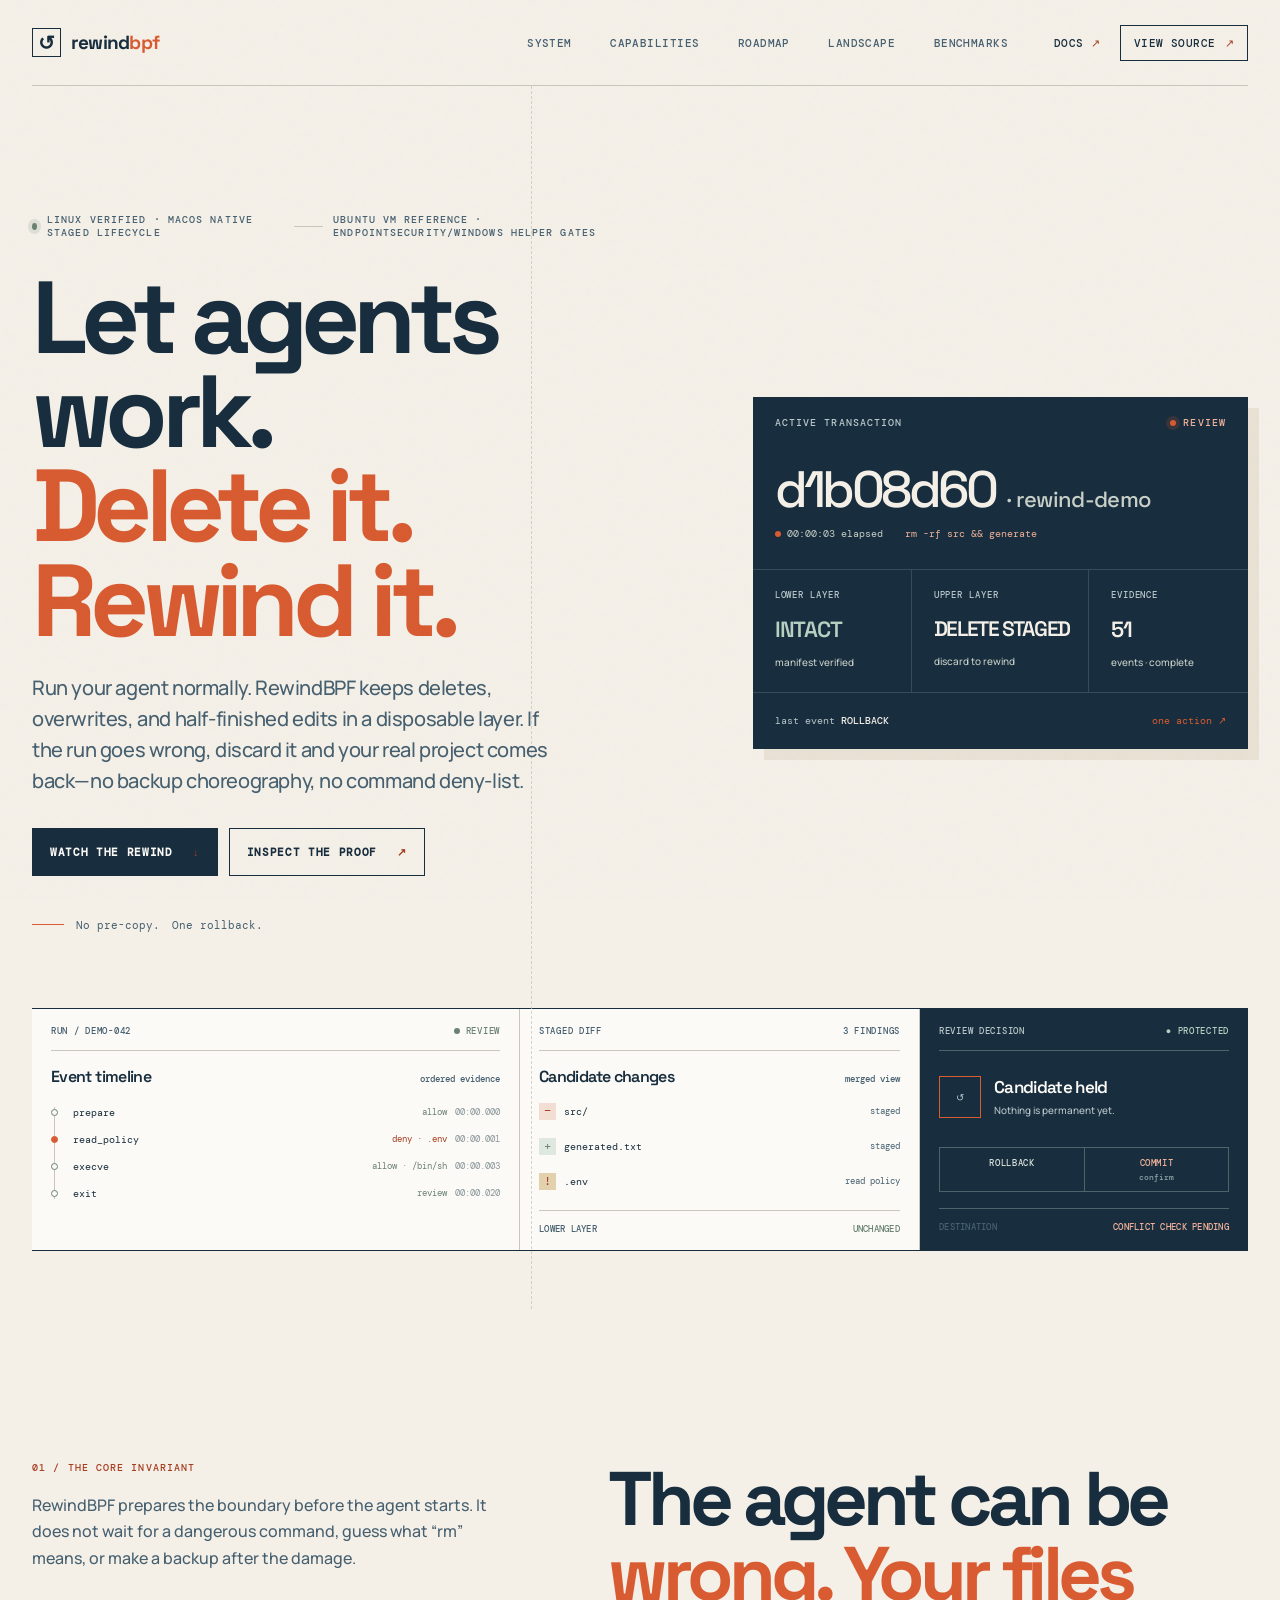
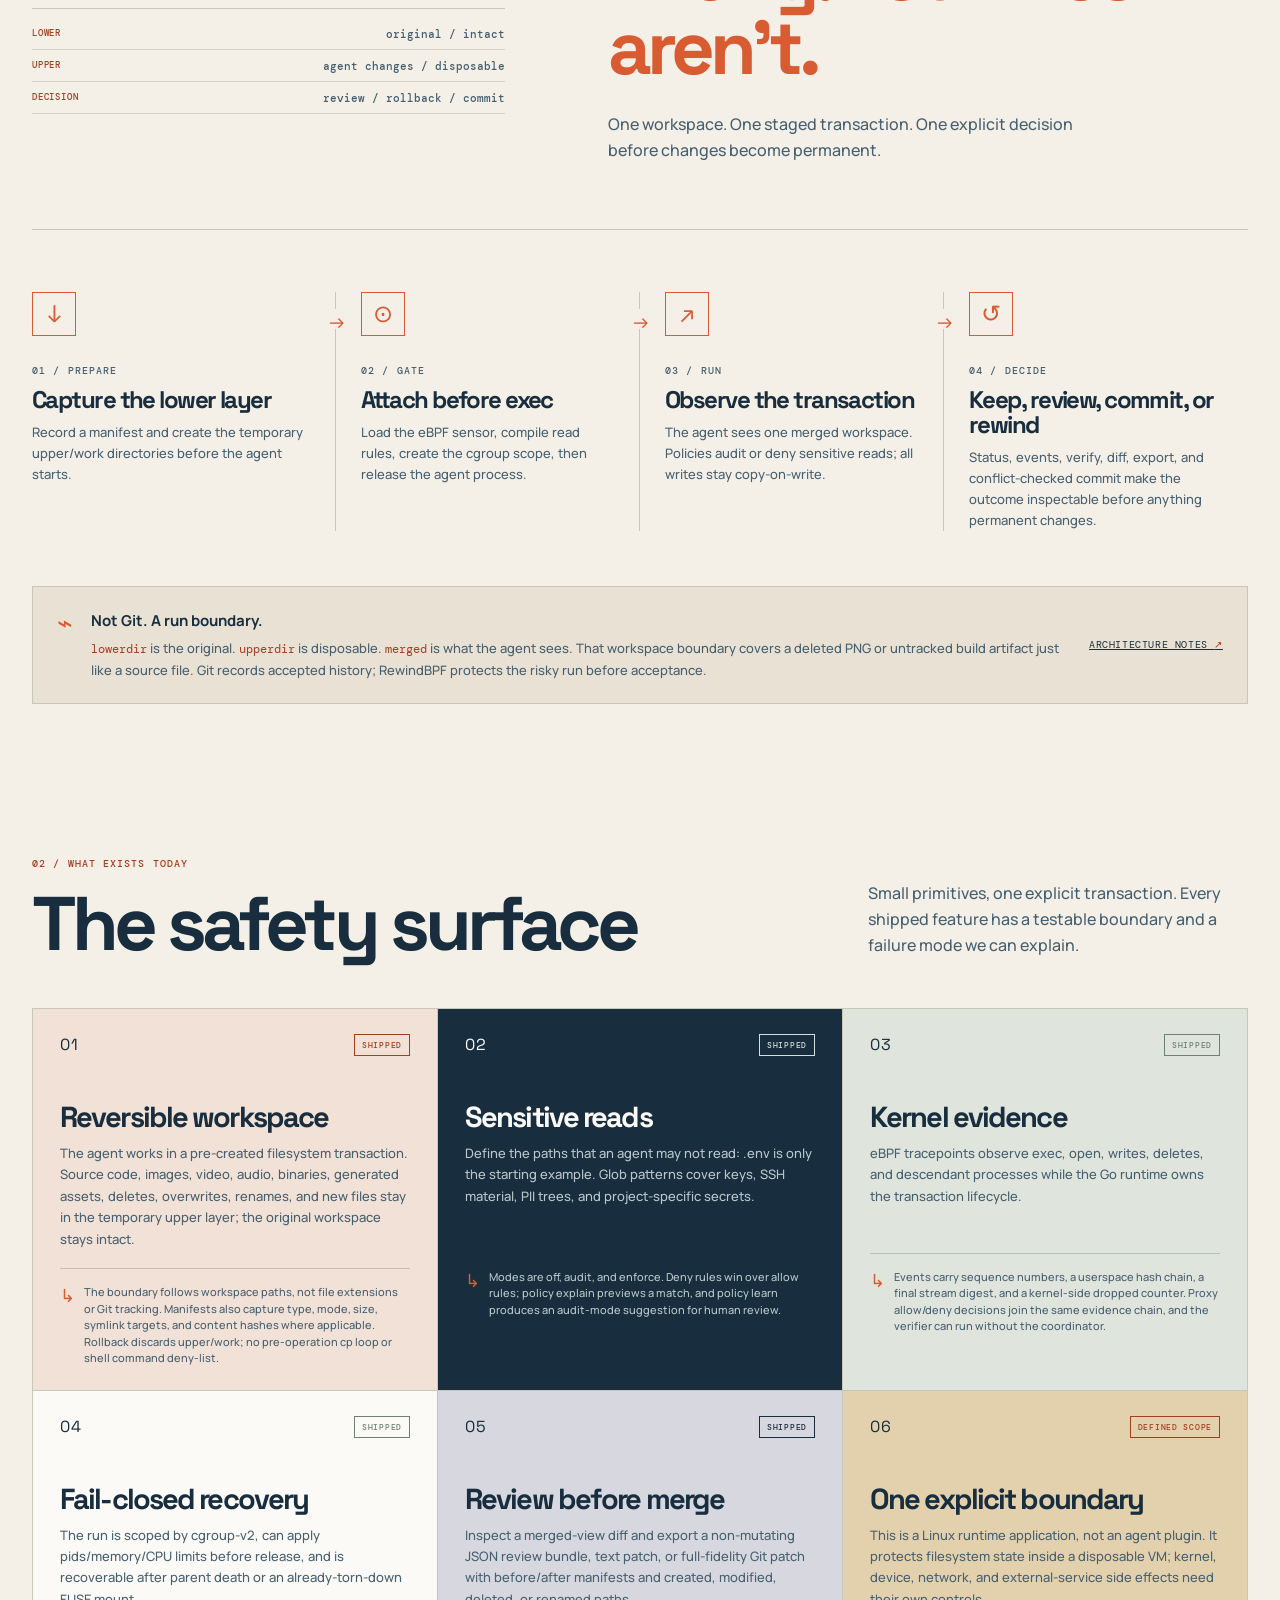
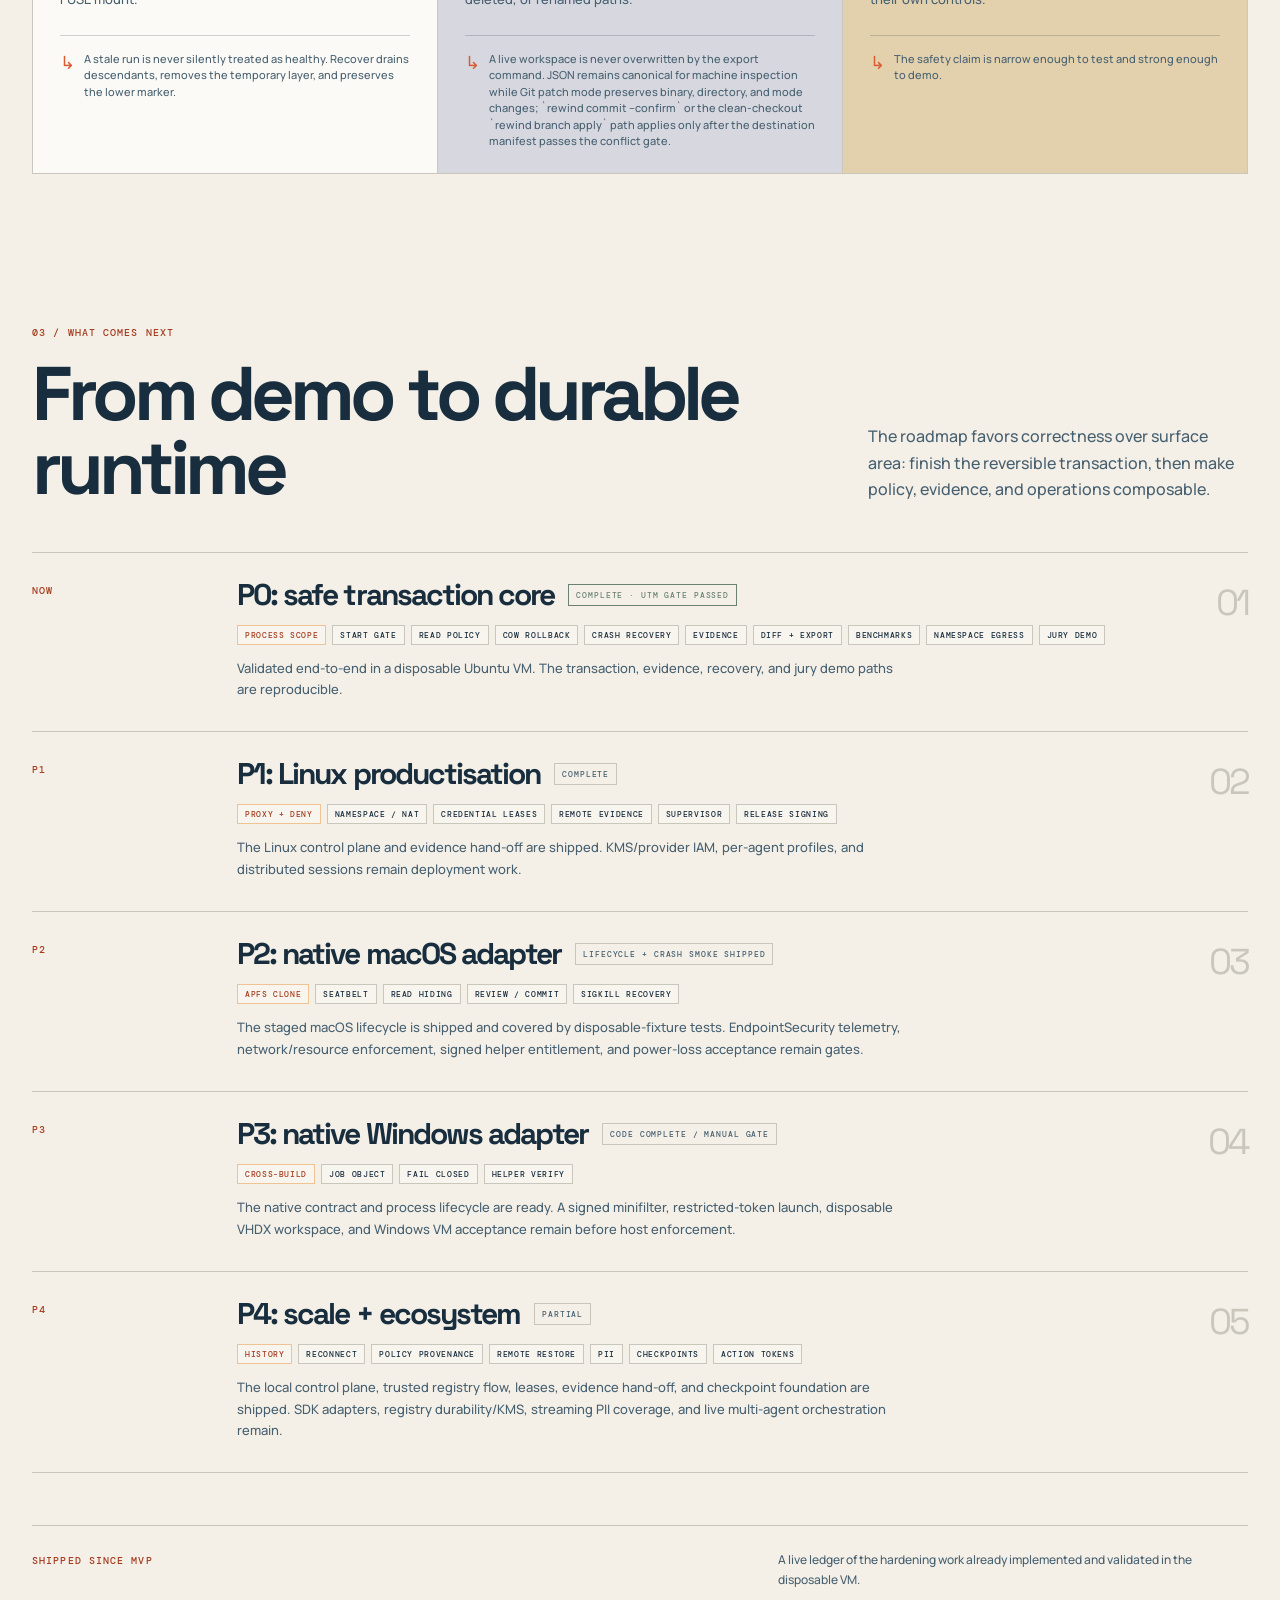
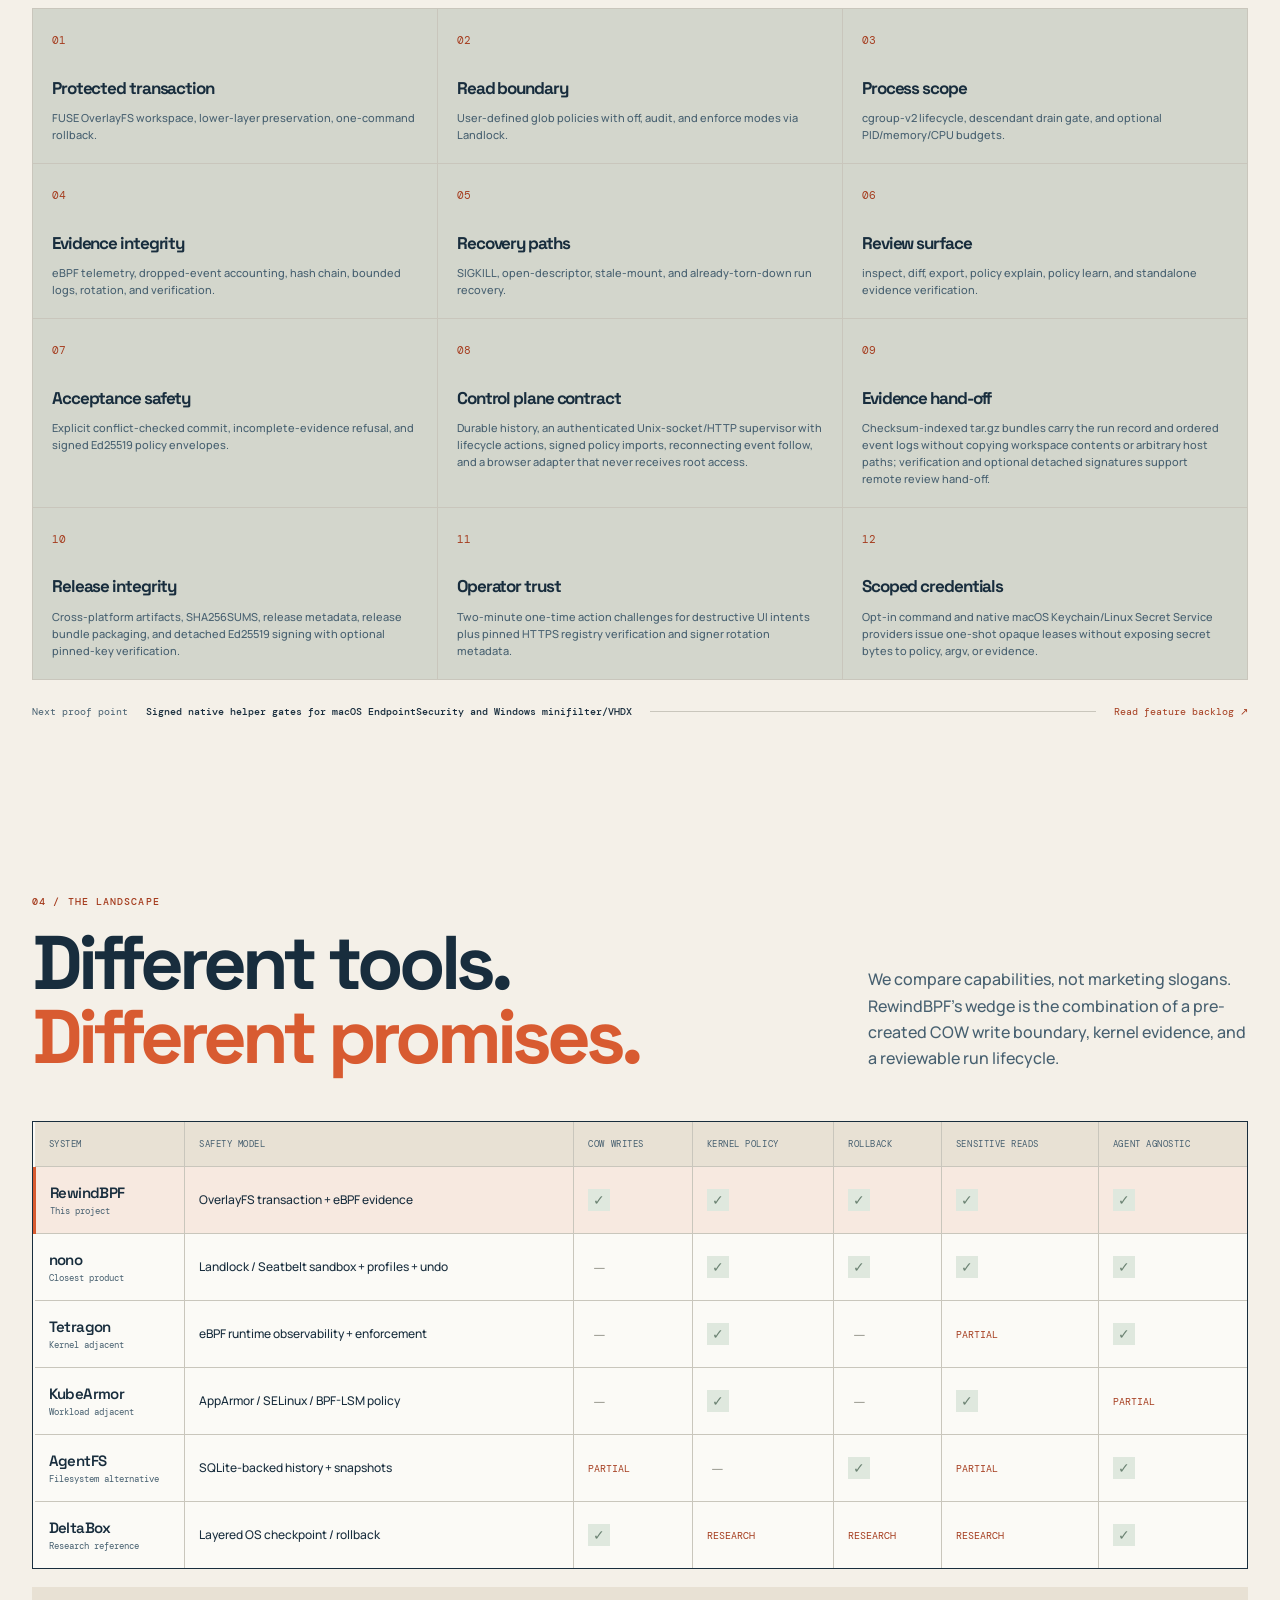
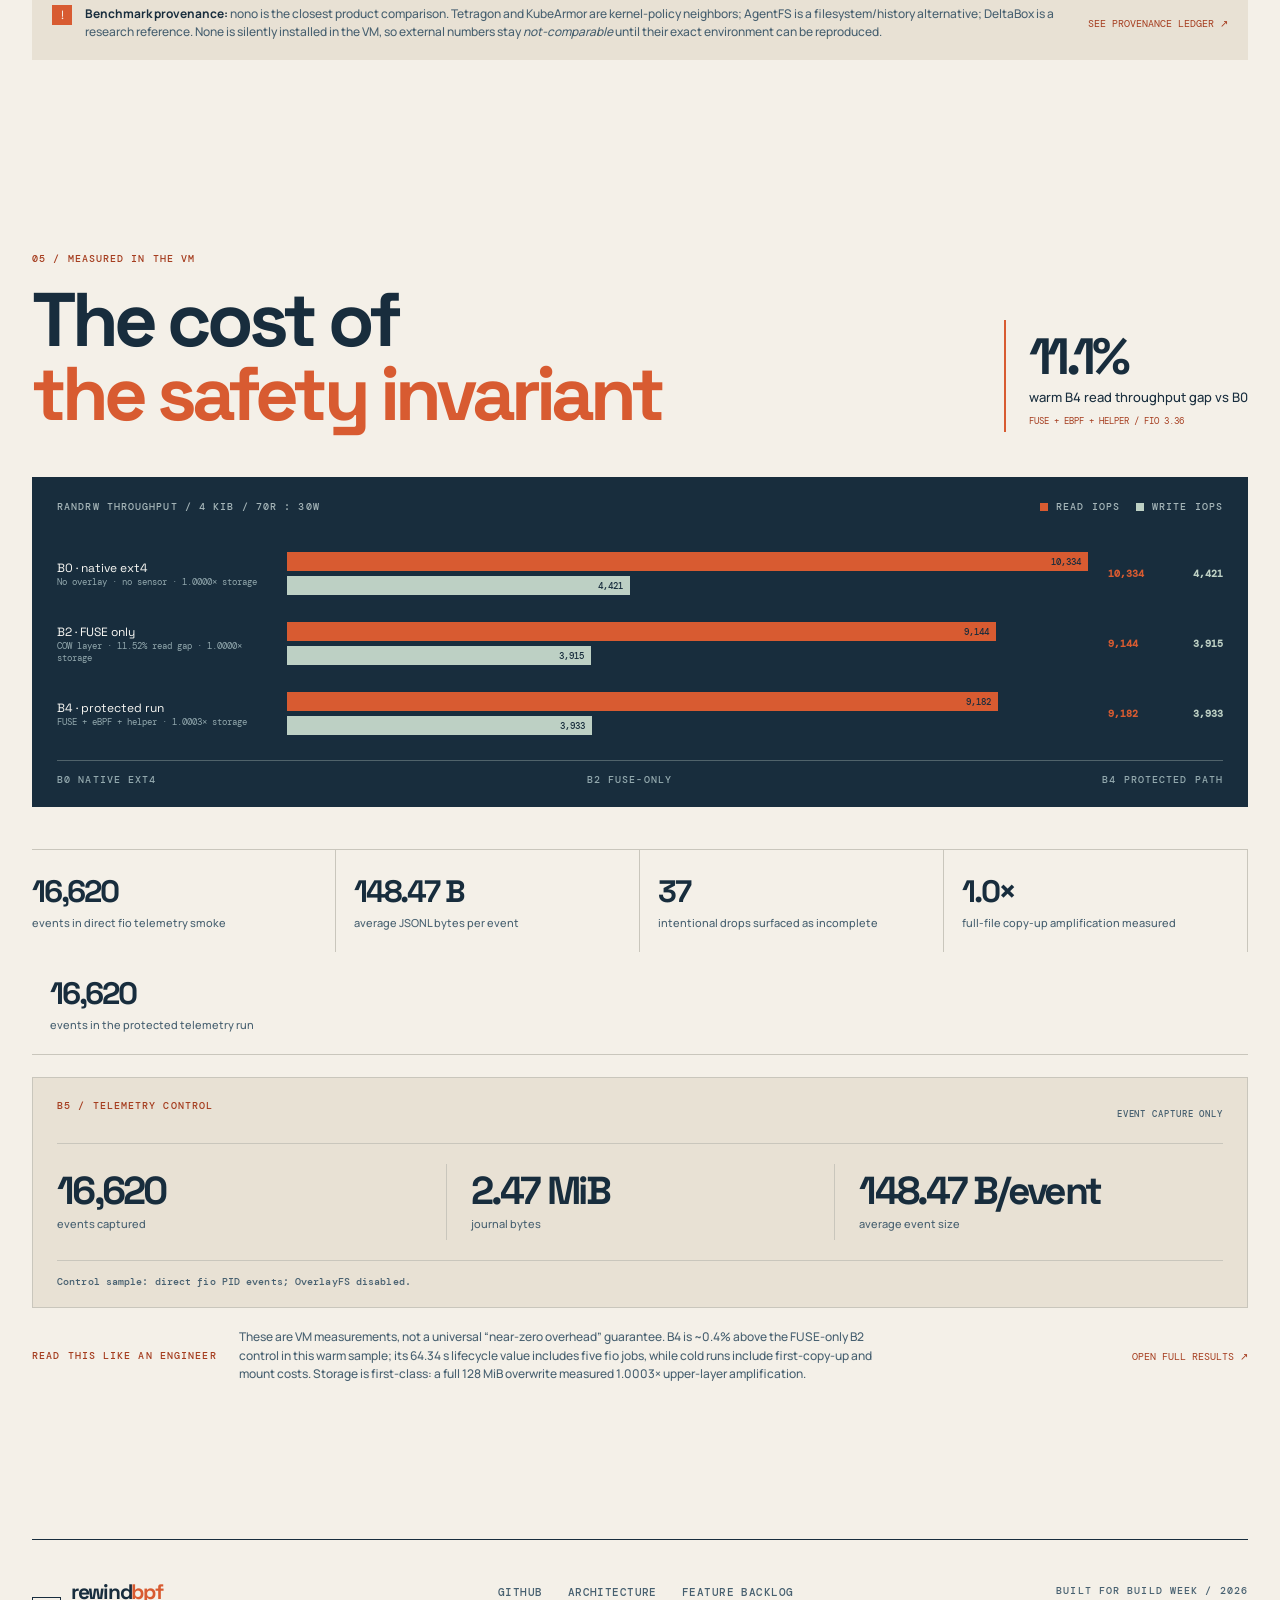
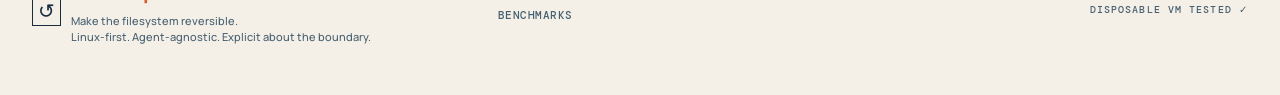
<file: site/index.html>
<!doctype html>
<html lang="en">
  <head>
    <meta charset="utf-8" />
    <meta name="viewport" content="width=device-width, initial-scale=1" />
    <meta name="theme-color" content="#f4f0e8" />
    <meta name="description" content="RewindBPF: a reversible, policy-controlled Linux runtime for autonomous agents." />
    <title>RewindBPF — Make the filesystem reversible</title>
    <link rel="preconnect" href="https://fonts.googleapis.com" />
    <link rel="preconnect" href="https://fonts.gstatic.com" crossorigin />
    <link href="https://fonts.googleapis.com/css2?family=DM+Mono:wght@400;500&family=Manrope:wght@400;500;600;700;800&family=Space+Grotesk:wght@500;600;700&display=swap" rel="stylesheet" />
    <link rel="stylesheet" href="./styles.css" />
  </head>
  <body>
    <a class="skip-link" href="#main">Skip to content</a>
    <div id="app"></div>
    <noscript>
      <main class="noscript"><h1>RewindBPF</h1><p>Enable JavaScript to view the project brief.</p></main>
    </noscript>
    <script type="module" src="./app.js"></script>
  </body>
</html>
</file>
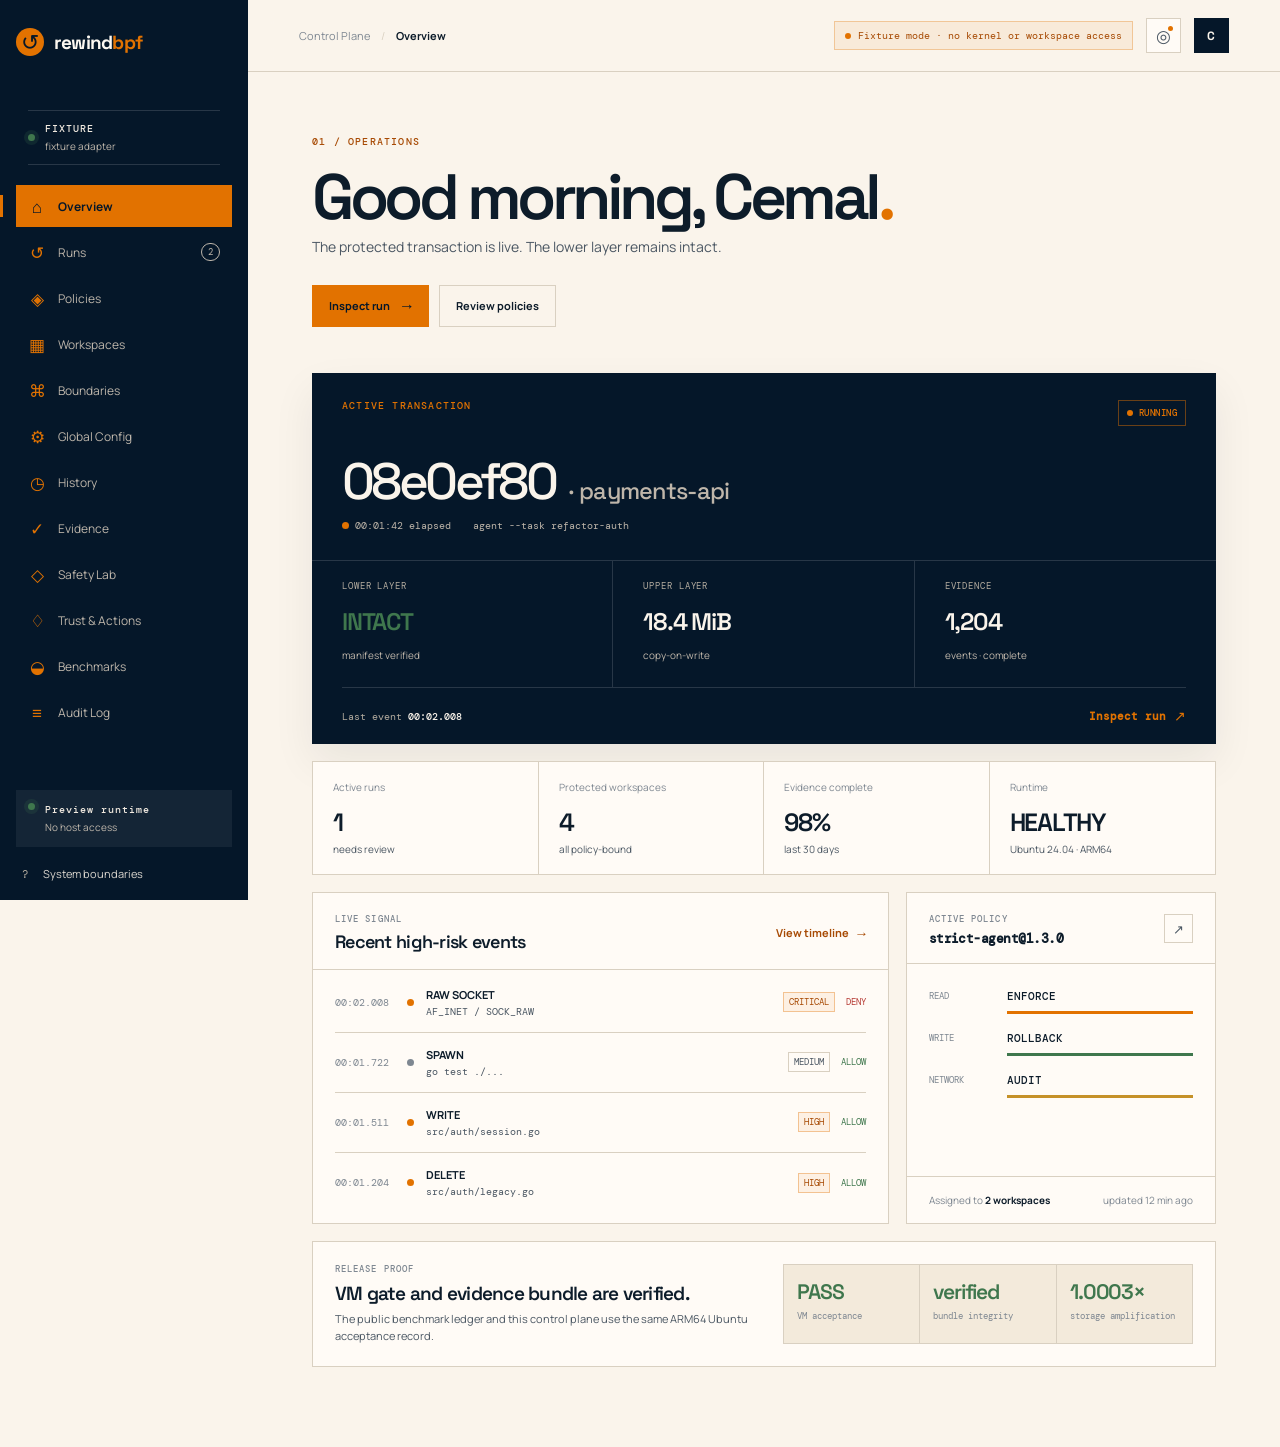
<file: ui/index.html>
<!doctype html>
<html lang="en">
  <head>
    <meta charset="utf-8" />
    <meta name="viewport" content="width=device-width, initial-scale=1, viewport-fit=cover" />
    <meta name="theme-color" content="#101b2d" />
    <meta name="description" content="RewindBPF Control Plane — observe, review, and safely rewind agent transactions." />
    <title>Rewind Control Plane</title>
    <link rel="stylesheet" href="./styles/tokens.css" />
    <link rel="stylesheet" href="./styles/app.css" />
  </head>
  <body>
    <a class="skip-link" href="#main-content">Skip to main content</a>
    <div id="app"></div>
    <noscript><main class="no-script"><h1>Rewind Control Plane</h1><p>JavaScript is required for the operational prototype.</p></main></noscript>
    <script type="module" src="./app.js?v=20260722-1"></script>
  </body>
</html>
</file>
<file: site/styles.css>
:root {
  --paper: #f4f0e8;
  --paper-deep: #e8e1d4;
  --ink: #182d3d;
  --ink-soft: #476070;
  --line: #c9c6bc;
  --orange: #d85b31;
  --orange-dark: #a53d1f;
  --sage: #6b8272;
  --lavender: #d6d7df;
  --sand: #e3d1ae;
  --white: #fbfaf6;
  --mono: "DM Mono", ui-monospace, SFMono-Regular, Menlo, monospace;
  --display: "Space Grotesk", "Helvetica Neue", sans-serif;
  --body: "Manrope", "Helvetica Neue", sans-serif;
  --max: 1240px;
  --ease: cubic-bezier(.22, .8, .22, 1);
}

* { box-sizing: border-box; }
html { scroll-behavior: smooth; }
body { margin: 0; color: var(--ink); background: var(--paper); font: 500 15px/1.65 var(--body); -webkit-font-smoothing: antialiased; }
body::before { content: ""; position: fixed; inset: 0; pointer-events: none; opacity: .26; z-index: 20; background-image: url("data:image/svg+xml,%3Csvg viewBox='0 0 180 180' xmlns='http://www.w3.org/2000/svg'%3E%3Cfilter id='n'%3E%3CfeTurbulence type='fractalNoise' baseFrequency='.85' numOctaves='3' stitchTiles='stitch'/%3E%3C/filter%3E%3Crect width='100%25' height='100%25' filter='url(%23n)' opacity='.08'/%3E%3C/svg%3E"); mix-blend-mode: multiply; }
a { color: inherit; }
.skip-link { position: fixed; top: -80px; left: 18px; z-index: 99; padding: 10px 14px; color: var(--white); background: var(--ink); transition: top .2s; }
.skip-link:focus { top: 18px; }
.section-shell { width: min(calc(100% - 64px), var(--max)); margin-inline: auto; }
.site-header { width: min(calc(100% - 64px), var(--max)); height: 86px; margin: auto; display: flex; align-items: center; justify-content: space-between; border-bottom: 1px solid var(--line); }
.brand { display: inline-flex; align-items: center; gap: 10px; text-decoration: none; color: var(--ink); font: 700 19px var(--display); letter-spacing: -.04em; }
.brand-mark { display: grid; place-items: center; width: 29px; height: 29px; border: 1.5px solid var(--ink); font-size: 20px; line-height: 1; }
.brand-bpf, .footer-brand strong span { color: var(--orange); }
.top-nav { display: flex; gap: clamp(18px, 3vw, 42px); margin-left: auto; margin-right: clamp(20px, 5vw, 46px); }
.top-nav a, .header-docs, .header-cta, .footer-links a { color: var(--ink-soft); text-decoration: none; font: 500 11px var(--mono); letter-spacing: .04em; text-transform: uppercase; }
.top-nav a { position: relative; padding: 30px 0; }
.top-nav a::after { content: ""; position: absolute; left: 0; bottom: -1px; width: 0; height: 2px; background: var(--orange); transition: width .25s var(--ease); }
.top-nav a:hover::after, .top-nav a:focus-visible::after { width: 100%; }
.header-actions { display: inline-flex; align-items: center; gap: 19px; }
.header-docs { color: var(--ink); }
.header-docs span, .header-cta span, .button span, .architecture-note a span, .roadmap-foot a, .landscape-note a, .benchmark-disclaimer a { color: var(--orange-dark); }
.header-cta { display: inline-flex; align-items: center; gap: 9px; padding: 10px 13px; border: 1px solid var(--ink); color: var(--ink); }

.hero { position: relative; min-height: 690px; padding: clamp(74px, 10vw, 142px) 0 58px; display: grid; grid-template-columns: minmax(0, 1.1fr) minmax(350px, .9fr); grid-template-rows: auto auto; column-gap: clamp(45px, 9vw, 132px); align-items: center; }
.hero::before { content: ""; position: absolute; top: 0; bottom: 0; left: 41%; border-left: 1px dashed var(--line); opacity: .75; }
.hero-copy { position: relative; z-index: 1; max-width: 650px; }
.eyebrow, .section-kicker, .instrument-label, .instrument-status, .flow-label, .cap-top, .status-pill, .roadmap-phase, .roadmap-status, .chart-head, .chart-foot, .benchmark-disclaimer > span, .footer-meta { font: 500 10px/1.25 var(--mono); letter-spacing: .11em; text-transform: uppercase; }
.eyebrow { display: flex; align-items: center; gap: 10px; color: var(--ink-soft); }
.pulse-dot { display: inline-block; width: 7px; height: 7px; background: var(--sage); border-radius: 50%; box-shadow: 0 0 0 4px color-mix(in srgb, var(--sage) 16%, transparent); }
.eyebrow-rule { width: 40px; height: 1px; background: var(--line); }
h1, h2, h3, p { margin-top: 0; }
h1, h2, h3 { font-family: var(--display); letter-spacing: -.065em; }
h1 { max-width: 700px; margin: 32px 0 24px; font-size: clamp(58px, 8vw, 104px); line-height: .92; font-weight: 700; }
h1 em, h2 span { color: var(--orange); font-style: normal; }
.hero-lede { max-width: 540px; margin: 0 0 32px; color: var(--ink-soft); font-size: clamp(16px, 1.7vw, 20px); line-height: 1.55; letter-spacing: -.02em; }
.hero-actions { display: flex; gap: 11px; flex-wrap: wrap; }
.button { display: inline-flex; align-items: center; gap: 20px; min-height: 48px; padding: 0 17px; border: 1px solid var(--ink); text-decoration: none; font: 600 11px var(--mono); letter-spacing: .06em; text-transform: uppercase; transition: transform .25s var(--ease), background-color .25s, color .25s; }
.button:hover, .button:focus-visible { transform: translateY(-3px); }
.button-primary { color: var(--white); background: var(--ink); }
.button-primary:hover, .button-primary:focus-visible { background: var(--orange-dark); border-color: var(--orange-dark); }
.button-secondary { background: transparent; }
.button-secondary:hover, .button-secondary:focus-visible { background: var(--white); }
.hero-proof { display: flex; align-items: center; gap: 12px; margin-top: 42px; color: var(--ink-soft); font: 11px var(--mono); }
.proof-line { width: 32px; height: 1px; background: var(--orange); }
.hero-instrument { position: relative; z-index: 1; width: min(100%, 500px); margin-left: auto; color: var(--paper); background: var(--ink); box-shadow: 11px 11px 0 var(--paper-deep); }
.admin-run-top, .admin-run-foot { display: flex; justify-content: space-between; align-items: center; gap: 16px; }
.admin-run-top { padding: 20px 22px 0; }
.instrument-label, .instrument-status { font: 500 10px/1.25 var(--mono); letter-spacing: .11em; text-transform: uppercase; }
.instrument-label { color: #b7c7ca; }
.instrument-status { display: inline-flex; align-items: center; gap: 7px; color: #f0b29a; }
.instrument-status i { display: inline-block; width: 6px; height: 6px; background: var(--orange); border-radius: 50%; box-shadow: 0 0 0 4px rgb(216 91 49 / 16%); }
.admin-run-id { margin: 34px 22px 0; font: 500 clamp(34px, 4vw, 52px)/1 var(--display); letter-spacing: -.07em; }
.admin-run-id span { margin-left: 12px; color: #c8d0c8; font-size: .43em; letter-spacing: -.03em; }
.admin-run-meta { display: flex; flex-wrap: wrap; gap: 12px 22px; margin: 12px 22px 0; color: #c8d0c8; font: 10px var(--mono); }
.admin-run-meta code { color: #f0b29a; font-size: 10px; }
.admin-live-dot { display: inline-block; width: 6px; height: 6px; margin-right: 6px; border-radius: 50%; background: var(--orange); }
.admin-run-grid { display: grid; grid-template-columns: repeat(3, 1fr); margin-top: 29px; border-top: 1px solid rgb(255 255 255 / 14%); }
.admin-run-grid > div { min-height: 122px; padding: 19px 18px 17px 22px; border-right: 1px solid rgb(255 255 255 / 14%); }
.admin-run-grid > div:last-child { border-right: 0; }
.admin-run-grid small { display: block; color: #b7c7ca; font: 500 9px var(--mono); letter-spacing: .1em; }
.admin-run-grid strong { display: block; margin: 14px 0 6px; color: var(--paper); font: 600 22px var(--display); letter-spacing: -.05em; }
.admin-run-grid > div:first-child strong { color: #b7d0c1; }
.admin-run-grid > div:nth-child(2) strong { font-size: clamp(15px, 1.7vw, 21px); letter-spacing: -.065em; white-space: nowrap; }
.admin-run-grid span { color: #c8d0c8; font-size: 10px; }
.admin-run-foot { min-height: 57px; padding: 0 22px; color: #b7c7ca; border-top: 1px solid rgb(255 255 255 / 14%); font: 10px var(--mono); }
.admin-run-foot b { color: var(--paper); font-weight: 500; }
.admin-run-foot span:last-child { color: var(--orange); }
.hero-evidence { grid-column: 1 / -1; display: grid; grid-template-columns: 1.22fr 1fr .82fr; gap: 0; margin-top: 76px; border-top: 1px solid var(--ink); border-bottom: 1px solid var(--ink); background: var(--white); }
.proof-panel { min-height: 218px; padding: 16px 19px 15px; border-right: 1px solid var(--line); }
.proof-panel:last-child { border-right: 0; }
.proof-panel-head, .proof-panel-title, .proof-panel-foot { display: flex; justify-content: space-between; align-items: center; gap: 14px; font: 500 9px var(--mono); letter-spacing: .08em; text-transform: uppercase; }
.proof-panel-head { color: var(--ink-soft); padding-bottom: 13px; border-bottom: 1px solid var(--line); }
.proof-status { display: inline-flex; align-items: center; gap: 6px; color: var(--sage); }
.proof-status i { width: 6px; height: 6px; display: inline-block; border-radius: 50%; background: var(--sage); }
.proof-panel-title { align-items: baseline; padding: 15px 0 12px; letter-spacing: 0; text-transform: none; }
.proof-panel-title strong { font: 600 16px var(--display); letter-spacing: -.04em; }
.proof-panel-title span { color: var(--ink-soft); font-size: 9px; }
.proof-timeline-list { position: relative; display: grid; gap: 0; margin: 0; padding: 0; list-style: none; }
.proof-timeline-list::before { content: ""; position: absolute; top: 8px; bottom: 8px; left: 3px; border-left: 1px solid var(--line); }
.proof-timeline-list li { position: relative; display: grid; grid-template-columns: 14px 1fr auto auto; align-items: center; gap: 8px; min-height: 27px; color: var(--ink-soft); font: 10px var(--mono); }
.timeline-node { position: relative; z-index: 1; width: 7px; height: 7px; border: 1px solid var(--sage); border-radius: 50%; background: var(--white); }
.proof-timeline-list li.is-denied .timeline-node { border-color: var(--orange); background: var(--orange); }
.timeline-operation { color: var(--ink); }
.timeline-decision { color: var(--sage); font-size: 9px; }
.proof-timeline-list li.is-denied .timeline-decision { color: var(--orange-dark); }
.proof-timeline-list time { color: #89959a; font-size: 9px; }
.proof-diff-list { display: grid; gap: 10px; }
.proof-diff-row { display: grid; grid-template-columns: 18px 1fr auto; align-items: center; gap: 7px; min-height: 25px; font: 10px var(--mono); }
.diff-mark { display: grid; place-items: center; width: 17px; height: 17px; color: var(--sage); background: #dfe8de; font-size: 12px; }
.diff-deleted .diff-mark { color: var(--orange-dark); background: #f3ded3; }
.diff-denied .diff-mark { color: var(--orange-dark); background: var(--sand); }
.proof-diff-row code { overflow: hidden; color: var(--ink); font-size: 10px; text-overflow: ellipsis; white-space: nowrap; }
.proof-diff-row > span:last-child { color: var(--ink-soft); font-size: 9px; text-align: right; }
.proof-panel-foot { margin-top: 16px; padding-top: 12px; border-top: 1px solid var(--line); color: var(--ink-soft); letter-spacing: .03em; }
.proof-panel-foot strong { color: var(--sage); font-weight: 500; }
.proof-decision { background: var(--ink); color: var(--white); }
.proof-decision .proof-panel-head { color: #b7c7ca; border-color: #50636b; }
.decision-lock { color: #b7d0c1; }
.decision-state { display: flex; align-items: center; gap: 13px; padding: 25px 0 29px; }
.decision-glyph { display: grid; place-items: center; width: 42px; height: 42px; color: var(--orange); border: 1px solid var(--orange); font: 26px var(--display); }
.decision-state div { display: grid; gap: 4px; }
.decision-state strong { font: 600 17px var(--display); letter-spacing: -.04em; }
.decision-state span { color: #b7c7ca; font-size: 10px; }
.decision-actions { display: grid; grid-template-columns: 1fr 1fr; border: 1px solid #50636b; }
.decision-actions span { padding: 9px 8px; color: #d6e0db; font: 500 9px var(--mono); text-align: center; letter-spacing: .07em; }
.decision-actions span + span { border-left: 1px solid #50636b; color: #f0b29a; }
.decision-actions small { display: block; margin-top: 3px; color: #8fa4a9; font-size: 8px; letter-spacing: 0; text-transform: none; }
.proof-decision .proof-panel-foot { border-color: #50636b; }
.proof-decision .proof-panel-foot strong { color: #f0b29a; font-size: 9px; }

.system-section, .capabilities-section, .roadmap-section, .landscape-section, .benchmarks-section { padding-top: clamp(96px, 12vw, 180px); }
.section-intro { display: grid; grid-template-columns: .85fr 1.15fr; gap: clamp(30px, 8vw, 120px); align-items: end; padding-bottom: 62px; border-bottom: 1px solid var(--line); }
.system-intro { align-items: start; }
.system-intro-side { display: flex; flex-direction: column; min-height: 245px; }
.system-intro-side > p { max-width: 470px; margin: auto 0 0; color: var(--ink-soft); font-size: 16px; }
.system-intro-main h2 { margin: 0; }
.system-intro-note { max-width: 410px; margin: 25px 0 0; color: var(--ink-soft); font-size: 13px; }
.system-signals { display: grid; gap: 9px; margin-top: 34px; padding-top: 18px; border-top: 1px solid var(--line); }
.system-signals div { display: flex; justify-content: space-between; gap: 15px; padding-bottom: 8px; border-bottom: 1px solid color-mix(in srgb, var(--line) 70%, transparent); }
.system-signals span { color: var(--orange-dark); font: 500 9px var(--mono); letter-spacing: .09em; }
.system-signals strong { color: var(--ink-soft); font: 500 11px var(--mono); text-align: right; }
.section-kicker { color: var(--orange-dark); margin-bottom: 17px; } h2 { margin-bottom: 0; font-size: clamp(42px, 6vw, 76px); line-height: .98; } .section-intro p, .section-heading-row > p { max-width: 510px; margin-bottom: 3px; color: var(--ink-soft); font-size: 16px; }
.flow-rail { display: grid; grid-template-columns: repeat(4, 1fr); padding-top: 62px; }
.flow-stage { position: relative; padding: 0 28px 0 0; border-right: 1px solid var(--line); min-height: 208px; }
.flow-stage + .flow-stage { padding-left: 25px; } .flow-stage:last-child { border: 0; }
.flow-number { display: grid; place-items: center; width: 44px; height: 44px; margin-bottom: 29px; color: var(--orange); border: 1px solid var(--orange); font: 24px var(--display); }
.flow-label { color: var(--ink-soft); margin-bottom: 10px; } .flow-stage h3 { margin-bottom: 10px; font-size: 24px; line-height: 1.05; } .flow-stage p { margin-bottom: 0; color: var(--ink-soft); font-size: 13px; line-height: 1.6; }
.flow-arrow { position: absolute; right: -11px; top: 17px; width: 20px; height: 20px; display: grid; place-items: center; background: var(--paper); color: var(--orange); font: 19px var(--display); }
.architecture-note { display: flex; gap: 18px; align-items: flex-start; margin-top: 55px; padding: 22px 24px; border: 1px solid var(--line); background: var(--paper-deep); }
.note-symbol { color: var(--orange); font-size: 26px; line-height: 1; } .architecture-note strong, .architecture-note p { margin: 0; } .architecture-note p { margin-top: 5px; color: var(--ink-soft); font-size: 13px; } code { color: var(--orange-dark); font: 12px var(--mono); } .architecture-note a { margin-left: auto; white-space: nowrap; align-self: center; font: 10px var(--mono); text-transform: uppercase; letter-spacing: .06em; }

.section-heading-row { display: flex; justify-content: space-between; align-items: end; gap: 50px; padding-bottom: 46px; } .section-heading-row > p { max-width: 380px; }
.capability-grid { display: grid; grid-template-columns: repeat(3, 1fr); border-top: 1px solid var(--line); border-left: 1px solid var(--line); }
.capability { min-height: 335px; padding: 25px 27px 23px; border-right: 1px solid var(--line); border-bottom: 1px solid var(--line); transition: transform .3s var(--ease); }
.capability:hover { transform: translateY(-5px); position: relative; z-index: 1; box-shadow: 0 9px 0 var(--paper-deep); }
.cap-top { display: flex; justify-content: space-between; align-items: center; margin-bottom: 46px; } .cap-number { font: 16px var(--display); } .status-pill { padding: 5px 7px; border: 1px solid currentColor; font-size: 8px; letter-spacing: .09em; }
.capability h3 { margin-bottom: 12px; font-size: 29px; line-height: 1; } .capability > p { min-height: 92px; margin-bottom: 18px; color: var(--ink-soft); font-size: 13px; line-height: 1.65; }
.cap-detail { display: flex; gap: 9px; padding-top: 15px; border-top: 1px solid color-mix(in srgb, var(--ink) 20%, transparent); color: var(--ink-soft); font-size: 11px; line-height: 1.5; } .cap-detail span { color: var(--orange); font: 18px var(--display); }
.capability-orange { background: color-mix(in srgb, var(--orange) 10%, var(--paper)); } .capability-orange .status-pill { color: var(--orange-dark); } .capability-ink { background: var(--ink); color: var(--white); } .capability-ink p, .capability-ink .cap-detail { color: #b9c8cb; } .capability-ink .status-pill { color: #d5dfdb; } .capability-sage { background: #dfe4dc; } .capability-sage .status-pill { color: var(--sage); } .capability-paper { background: var(--white); } .capability-paper .status-pill { color: var(--sage); } .capability-lavender { background: var(--lavender); } .capability-lavender .status-pill { color: var(--ink); } .capability-sand { background: var(--sand); } .capability-sand .status-pill { color: var(--orange-dark); }

.roadmap-section { position: relative; } .roadmap-list { border-top: 1px solid var(--line); } .roadmap-item { display: grid; grid-template-columns: 170px 1fr 80px; gap: 35px; align-items: start; padding: 27px 0 31px; border-bottom: 1px solid var(--line); } .roadmap-phase { color: var(--orange-dark); padding-top: 5px; } .roadmap-title { display: flex; align-items: center; gap: 14px; } .roadmap-title h3 { margin: 0; font-size: 30px; line-height: 1; } .roadmap-status { color: var(--ink-soft); padding: 5px 7px; border: 1px solid var(--line); font-size: 8px; } .roadmap-status.is-done { color: var(--sage); border-color: var(--sage); } .roadmap-tags { display: flex; flex-wrap: wrap; gap: 6px; margin-top: 15px; } .roadmap-tags span { padding: 5px 7px; color: var(--ink-faint); border: 1px solid var(--line); background: rgb(255 255 255 / 30%); font: 500 8px/1 var(--mono); letter-spacing: .08em; } .roadmap-tags span:first-child { color: var(--orange-dark); border-color: oklch(67% .17 54 / .38); } .roadmap-copy p { max-width: 670px; margin: 13px 0 0; color: var(--ink-soft); font-size: 13px; } .roadmap-index { color: var(--line); text-align: right; font: 36px var(--display); letter-spacing: -.08em; } .roadmap-foot { display: flex; align-items: center; gap: 18px; padding: 25px 0; color: var(--ink-soft); font: 10px var(--mono); } .roadmap-foot strong { color: var(--ink); font-weight: 500; } .roadmap-line { flex: 1; height: 1px; background: var(--line); } .roadmap-foot a { text-decoration: none; }
.delivered-block { margin-top: 52px; padding: 24px 0 0; border-top: 1px solid var(--line); } .delivered-heading { display: flex; justify-content: space-between; gap: 30px; align-items: baseline; margin-bottom: 18px; } .delivered-heading p { max-width: 470px; margin: 0; color: var(--ink-soft); font-size: 12px; } .delivered-grid { display: grid; grid-template-columns: repeat(3, 1fr); border-top: 1px solid var(--line); border-left: 1px solid var(--line); } .delivered-card { min-height: 150px; padding: 18px 19px 20px; border-right: 1px solid var(--line); border-bottom: 1px solid var(--line); background: color-mix(in srgb, var(--paper) 76%, var(--sage) 24%); } .delivered-card > span { color: var(--orange-dark); font: 11px var(--mono); } .delivered-card h3 { margin: 22px 0 7px; font-size: 17px; } .delivered-card p { margin: 0; color: var(--ink-soft); font-size: 11px; line-height: 1.55; }

.landscape-section { padding-bottom: 40px; } .matrix-wrap { overflow-x: auto; border: 1px solid var(--ink); background: var(--white); } .comparison-table { width: 100%; min-width: 900px; border-collapse: collapse; font-size: 12px; } .comparison-table caption { position: absolute; width: 1px; height: 1px; overflow: hidden; clip: rect(0 0 0 0); } .comparison-table th, .comparison-table td { padding: 16px 14px; border-bottom: 1px solid var(--line); border-right: 1px solid var(--line); text-align: left; vertical-align: middle; } .comparison-table thead th { color: var(--ink-soft); background: var(--paper-deep); font: 9px var(--mono); letter-spacing: .06em; text-transform: uppercase; } .comparison-table tbody tr:last-child th, .comparison-table tbody tr:last-child td { border-bottom: 0; } .comparison-table th:last-child, .comparison-table td:last-child { border-right: 0; } .comparison-table tbody th { width: 150px; } .competitor-name { display: block; font: 600 15px var(--display); letter-spacing: -.04em; } .comparison-table small { display: block; margin-top: 3px; color: var(--ink-soft); font: 9px var(--mono); } .comparison-table .is-current { background: color-mix(in srgb, var(--orange) 11%, var(--white)); } .comparison-table .is-current th { border-left: 3px solid var(--orange); } .matrix-mark { display: inline-grid; place-items: center; width: 22px; height: 22px; font: 14px var(--display); } .matrix-mark.yes { color: var(--sage); background: #dfe8de; } .matrix-mark.no { color: #9c9b92; } .matrix-partial { color: var(--orange-dark); font: 10px var(--mono); text-transform: uppercase; }
.landscape-note { display: flex; align-items: flex-start; gap: 13px; margin-top: 18px; padding: 18px 20px; background: var(--paper-deep); } .note-icon { display: grid; flex: 0 0 20px; place-items: center; width: 20px; height: 20px; color: var(--paper); background: var(--orange); font: 12px var(--display); } .landscape-note p { flex: 1; margin: 0; color: var(--ink-soft); font-size: 12px; line-height: 1.55; } .landscape-note strong { color: var(--ink); } .landscape-note a { white-space: nowrap; align-self: center; font: 10px var(--mono); text-decoration: none; text-transform: uppercase; }

.benchmarks-section { padding-bottom: 155px; } .benchmark-header { display: flex; align-items: end; justify-content: space-between; gap: 50px; padding-bottom: 45px; } .benchmark-callout { display: flex; flex-direction: column; padding: 14px 0 5px 23px; border-left: 2px solid var(--orange); } .benchmark-callout strong { font: 700 51px/.9 var(--display); letter-spacing: -.09em; } .benchmark-callout span { margin-top: 8px; font-size: 13px; } .benchmark-callout small { margin-top: 6px; color: var(--orange-dark); font: 9px var(--mono); text-transform: uppercase; }
.benchmark-panel { padding: 23px 24px 19px; border: 1px solid var(--ink); background: var(--ink); color: var(--white); } .chart-head { display: flex; justify-content: space-between; color: #a5b5b8; } .chart-legend { display: flex; align-items: center; gap: 8px; } .chart-legend i { width: 8px; height: 8px; display: inline-block; } .legend-read { background: var(--orange); } .legend-write { margin-left: 8px; background: #bdd0c4; } .bar-chart { display: grid; gap: 27px; padding: 39px 0 25px; } .bar-row { display: grid; grid-template-columns: 210px 1fr 115px; gap: 20px; align-items: center; } .bar-label { display: flex; flex-direction: column; } .bar-label strong { font: 12px var(--display); } .bar-label span { color: #93a9ae; font: 9px var(--mono); } .bar-track { display: grid; gap: 5px; } .bar { position: relative; width: var(--bar); height: 19px; display: flex; align-items: center; justify-content: end; padding-right: 7px; background: var(--orange); transition: width 1s var(--ease); } .bar.write { background: #bdd0c4; } .bar span { color: var(--ink); font: 9px var(--mono); font-weight: 500; } .bar-values { display: flex; justify-content: space-between; gap: 10px; color: #b4c3c4; font: 10px var(--mono); } .bar-values b:first-child { color: var(--orange); } .bar-values b:last-child { color: #bdd0c4; } .chart-foot { display: flex; justify-content: space-between; color: #93a9ae; border-top: 1px solid #50636b; padding-top: 13px; }
.evidence-grid { display: grid; grid-template-columns: repeat(4, 1fr); margin-top: 42px; border-top: 1px solid var(--line); border-bottom: 1px solid var(--line); } .evidence-cell { display: flex; flex-direction: column; gap: 5px; padding: 21px 18px 21px 0; border-right: 1px solid var(--line); } .evidence-cell + .evidence-cell { padding-left: 18px; } .evidence-cell:last-child { border-right: 0; } .evidence-cell strong { font: 700 31px var(--display); letter-spacing: -.07em; } .evidence-cell span { color: var(--ink-soft); font-size: 11px; line-height: 1.35; }
.benchmark-disclaimer { display: flex; align-items: center; gap: 22px; padding: 20px 0 0; } .benchmark-disclaimer > span { flex: 0 0 auto; color: var(--orange-dark); } .benchmark-disclaimer p { max-width: 640px; margin: 0; color: var(--ink-soft); font-size: 12px; line-height: 1.55; } .benchmark-disclaimer a { margin-left: auto; white-space: nowrap; font: 10px var(--mono); text-decoration: none; text-transform: uppercase; }

.site-footer { display: grid; grid-template-columns: 1.2fr 1fr 1fr; gap: 40px; padding-top: 38px; padding-bottom: 50px; border-top: 1px solid var(--ink); } .footer-brand { display: grid; grid-template-columns: auto 1fr; column-gap: 10px; align-items: center; } .footer-brand .brand-mark { grid-row: 1 / span 2; } .footer-brand strong { font: 700 21px var(--display); letter-spacing: -.06em; } .footer-brand p { margin: 8px 0 0; color: var(--ink-soft); font-size: 11px; line-height: 1.45; } .footer-links { display: flex; flex-wrap: wrap; align-content: start; gap: 9px 25px; padding-top: 7px; } .footer-links a:hover, .footer-links a:focus-visible { color: var(--orange-dark); } .footer-meta { display: flex; flex-direction: column; gap: 7px; align-items: end; color: var(--ink-soft); padding-top: 7px; text-align: right; }
.noscript { width: min(calc(100% - 64px), var(--max)); margin: 100px auto; }
.reveal { opacity: 0; transform: translateY(18px); transition: opacity .75s var(--ease), transform .75s var(--ease); } .reveal.is-visible { opacity: 1; transform: none; } .reveal-delay-1 { transition-delay: .08s; } .reveal-delay-2 { transition-delay: .16s; }
@keyframes orbit { to { transform: rotate(360deg); } }
.telemetry-card { display:grid; gap:20px; margin-top:22px; padding:22px 24px 19px; border:1px solid var(--line); background:var(--paper-deep); }.telemetry-heading { display:flex; align-items:center; justify-content:space-between; gap:20px; padding-bottom:14px; border-bottom:1px solid var(--line); }.telemetry-heading .section-kicker { color:var(--orange-dark); }.telemetry-context { color:var(--ink-soft); font:500 9px var(--mono); letter-spacing:.1em; text-transform:uppercase; }.telemetry-metrics { display:grid; grid-template-columns:repeat(3,1fr); }.telemetry-metric { display:flex; min-height:76px; flex-direction:column; justify-content:center; gap:5px; padding:0 24px; }.telemetry-metric:first-child { padding-left:0; }.telemetry-metric + .telemetry-metric { border-left:1px solid var(--line); }.telemetry-metric strong { color:var(--ink); font:700 clamp(26px,3.1vw,39px)/1 var(--display); letter-spacing:-.07em; white-space:nowrap; }.telemetry-metric span { color:var(--ink-soft); font-size:11px; }.telemetry-note { margin:0; padding-top:14px; border-top:1px solid var(--line); color:var(--ink-soft); font:500 10px var(--mono); letter-spacing:.01em; }
@media (prefers-reduced-motion: reduce) { *, *::before, *::after { scroll-behavior: auto !important; animation-duration: .001ms !important; transition-duration: .001ms !important; } .reveal { opacity: 1; transform: none; } }
@media (max-width: 900px) { .top-nav { gap: 15px; margin-right: 20px; } .top-nav a { font-size: 9px; } .header-actions { gap: 12px; } .header-cta { display: none; } .hero { grid-template-columns: 1fr; gap: 58px; } .hero::before { left: 68%; } .hero-instrument { margin-left: 0; width: min(100%, 480px); } .hero-evidence { margin-top: 0; grid-template-columns: 1fr; } .proof-panel { min-height: 0; border-right: 0; border-bottom: 1px solid var(--line); } .proof-panel:last-child { border-bottom: 0; } .section-intro, .section-heading-row { grid-template-columns: 1fr; display: grid; gap: 22px; } .system-intro-side { min-height: 0; } .system-intro-side > p { margin-top: 0; } .system-intro-note { margin-top: 0; } .flow-rail { grid-template-columns: repeat(2, 1fr); gap: 35px 0; } .flow-stage:nth-child(2) { border-right: 0; } .flow-stage:nth-child(3) { padding-left: 0; } .flow-stage:nth-child(2) .flow-arrow { display: none; } .capability-grid { grid-template-columns: repeat(2, 1fr); } .site-footer { grid-template-columns: 1fr 1fr; } .footer-meta { align-items: start; text-align: left; } }
@media (max-width: 800px) { .delivered-grid { grid-template-columns: repeat(2, 1fr); } }
@media (max-width: 600px) { .section-shell, .site-header { width: min(calc(100% - 36px), var(--max)); } .site-header { height: 70px; } .top-nav { display: none; } .hero { min-height: 0; padding-top: 67px; } .hero::before { display: none; } h1 { font-size: clamp(50px, 15vw, 78px); } .hero-proof { flex-wrap: wrap; } .hero-evidence { margin-top: 55px; } .proof-timeline-list li { grid-template-columns: 14px 1fr auto; } .proof-timeline-list time { display: none; } .admin-run-id { margin-top: 27px; font-size: 42px; } .admin-run-grid { grid-template-columns: 1fr; } .admin-run-grid > div { min-height: 0; padding: 14px 22px; border-right: 0; border-bottom: 1px solid rgb(255 255 255 / 14%); } .admin-run-grid > div:last-child { border-bottom: 0; } .admin-run-grid strong { margin: 7px 0 3px; } .admin-run-foot { min-height: 62px; } .system-section, .capabilities-section, .roadmap-section, .landscape-section, .benchmarks-section { padding-top: 100px; } h2 { font-size: 49px; } .flow-rail, .capability-grid { grid-template-columns: 1fr; } .flow-stage, .flow-stage + .flow-stage { min-height: 0; padding: 0 0 28px; border-right: 0; border-bottom: 1px solid var(--line); } .flow-stage:last-child { border-bottom: 0; } .flow-arrow { right: auto; left: 12px; top: auto; bottom: -11px; transform: rotate(90deg); } .architecture-note, .landscape-note, .benchmark-disclaimer { align-items: flex-start; flex-wrap: wrap; } .architecture-note a, .landscape-note a, .benchmark-disclaimer a { margin-left: 38px; } .capability { min-height: 0; } .capability > p { min-height: 0; } .roadmap-item { grid-template-columns: 1fr 45px; gap: 10px; } .roadmap-phase { grid-column: 1 / -1; } .roadmap-title { align-items: flex-start; flex-direction: column; } .roadmap-index { grid-column: 2; grid-row: 2; } .delivered-heading { display: block; } .delivered-heading p { margin-top: 12px; } .delivered-grid { grid-template-columns: 1fr; } .bar-row { grid-template-columns: 1fr; gap: 9px; } .bar-values { margin-top: -28px; margin-left: auto; } .chart-head, .chart-foot { flex-direction: column; gap: 12px; } .evidence-grid { grid-template-columns: repeat(2, 1fr); } .evidence-cell:nth-child(2) { border-right: 0; } .evidence-cell:nth-child(3), .evidence-cell:nth-child(4) { border-top: 1px solid var(--line); } .telemetry-heading { align-items:flex-start; flex-direction:column; gap:8px; } .telemetry-metrics { grid-template-columns:1fr; } .telemetry-metric, .telemetry-metric:first-child { min-height:0; padding:14px 0; }.telemetry-metric + .telemetry-metric { border-top:1px solid var(--line); border-left:0; }.telemetry-metric strong { font-size:32px; }.site-footer { grid-template-columns: 1fr; gap: 27px; } }
</file>
<file: ui/styles/tokens.css>
@import url("https://fonts.googleapis.com/css2?family=DM+Mono:wght@400;500&family=Manrope:wght@400;500;600;700;800&family=Space+Grotesk:wght@500;600;700&display=swap");

:root {
  --ink: oklch(22% .035 250);
  --ink-soft: oklch(45% .025 250);
  --ink-faint: oklch(62% .018 250);
  --navy: oklch(20% .045 250);
  --navy-soft: oklch(27% .045 250);
  --paper: oklch(97% .014 78);
  --surface: oklch(99% .008 78);
  --surface-warm: oklch(94% .022 78);
  --line: oklch(86% .022 78);
  --orange: oklch(67% .17 54);
  --orange-dark: oklch(52% .14 48);
  --sage: oklch(52% .09 150);
  --sage-soft: oklch(89% .045 150);
  --amber: oklch(69% .13 80);
  --red: oklch(53% .16 27);
  --red-soft: oklch(91% .045 27);
  --blue: oklch(53% .11 245);
  --display: "Space Grotesk", "Trebuchet MS", sans-serif;
  --body: "Manrope", -apple-system, BlinkMacSystemFont, "Segoe UI", sans-serif;
  --mono: "DM Mono", "SFMono-Regular", Consolas, monospace;
  --shadow: 0 18px 40px oklch(22% .035 250 / .07);
  --ease-out: cubic-bezier(.16, 1, .3, 1);
}
</file>
<file: ui/styles/app.css>
* { box-sizing: border-box; }
.release-proof, .benchmark-proof { display: flex; align-items: center; justify-content: space-between; gap: 28px; margin-top: 17px; padding: 22px; background: var(--surface); }
.release-proof h2, .benchmark-proof h2 { margin: 7px 0 5px; font: 600 19px var(--display); letter-spacing: -.04em; }
.release-proof p, .benchmark-proof p { max-width: 560px; margin: 0; color: var(--ink-soft); font-size: 11px; line-height: 1.5; }
.release-proof-grid, .benchmark-proof-grid { display: grid; grid-template-columns: repeat(3, minmax(95px, 1fr)); gap: 1px; min-width: min(100%, 410px); border: 1px solid var(--line); background: var(--line); }
.release-proof-grid > div, .benchmark-proof-grid > div { min-height: 78px; padding: 13px; background: var(--surface-warm); }
.release-proof-grid strong, .benchmark-proof-grid strong { display: block; color: var(--sage); font: 600 21px var(--display); letter-spacing: -.05em; }
.release-proof-grid span, .benchmark-proof-grid span { display: block; margin-top: 5px; color: var(--ink-faint); font: 9px var(--mono); }
html { background: var(--paper); color: var(--ink); font-family: var(--body); font-size: 15px; font-kerning: normal; }
body { margin: 0; min-width: 320px; background: var(--paper); }
body.modal-open { overflow: hidden; }
button, input { font: inherit; }
button { color: inherit; cursor: pointer; }
button:disabled { cursor: not-allowed; }
button:focus-visible, input:focus-visible, a:focus-visible { outline: 2px solid var(--orange); outline-offset: 3px; }
a { color: inherit; }
code, pre { font-family: var(--mono); font-variant-ligatures: none; }
.skip-link { position: fixed; z-index: 50; top: 12px; left: 12px; padding: 10px 14px; color: var(--paper); background: var(--navy); transform: translateY(-180%); transition: transform 180ms var(--ease-out); }
.skip-link:focus { transform: translateY(0); }
.app-shell { display: grid; grid-template-columns: 248px minmax(0, 1fr); min-height: 100vh; }
.side-rail { display: flex; position: sticky; top: 0; height: 100vh; flex-direction: column; padding: 28px 16px 18px; color: oklch(94% .016 78); background: var(--navy); }
.rail-brand, .mobile-brand { display: flex; align-items: center; gap: 10px; color: oklch(98% .01 78); font: 700 19px/1 var(--display); letter-spacing: -.04em; }
.brand-symbol { display: grid; place-items: center; width: 28px; height: 28px; color: var(--navy); background: var(--orange); border-radius: 50%; font: 22px/1 var(--display); }
.brand-accent { color: var(--orange); }
.rail-context { display: flex; align-items: center; gap: 10px; margin: 54px 12px 20px; padding: 11px 0; border-top: 1px solid oklch(100% 0 0 / .14); border-bottom: 1px solid oklch(100% 0 0 / .14); }
.rail-context b, .rail-health b { display: block; font: 500 10px var(--mono); letter-spacing: .1em; }
.rail-context small, .rail-health small { display: block; margin-top: 4px; color: oklch(78% .018 78); font-size: 10px; }
.context-dot, .health-dot { width: 7px; height: 7px; flex: 0 0 auto; border-radius: 50%; background: var(--sage); box-shadow: 0 0 0 4px oklch(52% .09 150 / .18); }
.rail-nav { display: grid; gap: 4px; }
.rail-link { display: flex; align-items: center; gap: 12px; position: relative; min-height: 42px; padding: 0 12px; border: 0; color: oklch(78% .018 78); background: transparent; text-align: left; font-size: 12px; transition: color 180ms var(--ease-out), background 180ms var(--ease-out), transform 180ms var(--ease-out); }
.rail-link:hover { color: oklch(98% .01 78); background: oklch(100% 0 0 / .07); transform: translateX(2px); }
.rail-link.is-active { color: var(--navy); background: var(--orange); font-weight: 700; }
.rail-link.is-active::before { content: ""; position: absolute; left: -16px; width: 3px; height: 22px; background: var(--orange); }
.rail-icon { width: 18px; color: var(--orange); font-size: 17px; text-align: center; }
.rail-link.is-active .rail-icon { color: var(--navy); }
.rail-link em { margin-left: auto; padding: 2px 6px; border: 1px solid currentColor; border-radius: 10px; font: 9px var(--mono); font-style: normal; }
.rail-bottom { display: grid; gap: 18px; margin-top: auto; }
.rail-health { display: flex; align-items: flex-start; gap: 10px; padding: 13px 12px; background: oklch(100% 0 0 / .06); }
.rail-help { border: 0; color: oklch(75% .02 78); background: transparent; text-align: left; font: 11px var(--mono); }
.rail-help span { margin-left: 7px; color: oklch(88% .012 78); font-family: var(--body); }
.main-shell { min-width: 0; }
.topbar { display: flex; align-items: center; gap: 24px; height: 72px; padding: 0 clamp(22px, 4vw, 64px); border-bottom: 1px solid var(--line); background: oklch(97% .014 78 / .9); backdrop-filter: blur(12px); }
.mobile-brand { display: none; color: var(--navy); }
.mobile-brand .brand-symbol { color: var(--paper); }
.breadcrumbs { display: flex; align-items: center; gap: 11px; color: var(--ink-faint); font-size: 11px; }
.breadcrumbs i { color: var(--line); font-style: normal; }
.breadcrumbs strong { color: var(--ink); font-weight: 700; }
.top-actions { display: flex; align-items: center; gap: 13px; margin-left: auto; }
.fixture-badge { display: flex; align-items: center; gap: 7px; max-width: 310px; padding: 7px 10px; color: var(--orange-dark); border: 1px solid oklch(67% .17 54 / .3); background: oklch(67% .17 54 / .08); font: 10px var(--mono); }
.fixture-badge i { width: 6px; height: 6px; border-radius: 50%; background: var(--orange); }
.fixture-badge.connection-connected { color: var(--sage); border-color: oklch(58% .12 150 / .32); background: oklch(58% .12 150 / .09); }
.fixture-badge.connection-connected i { background: var(--sage); }
.fixture-badge.connection-reconnecting { color: var(--amber); border-color: oklch(72% .15 80 / .35); background: oklch(72% .15 80 / .1); }
.fixture-badge.connection-reconnecting i { background: var(--amber); animation: pulse 1.2s ease-in-out infinite; }
.icon-button, .avatar { display: grid; place-items: center; position: relative; width: 35px; height: 35px; border: 1px solid var(--line); color: var(--ink-soft); background: var(--surface); font-size: 17px; transition: border-color 160ms var(--ease-out), color 160ms var(--ease-out), transform 160ms var(--ease-out); }
.icon-button:hover, .avatar:hover { color: var(--orange-dark); border-color: var(--orange); transform: translateY(-1px); }
.icon-button b { position: absolute; top: 7px; right: 7px; width: 5px; height: 5px; border-radius: 50%; background: var(--orange); }
.avatar { border: 0; color: var(--paper); background: var(--navy); font: 700 12px var(--display); }
.content-wrap { width: min(100%, 1440px); margin: 0 auto; padding: clamp(34px, 5vw, 70px) clamp(22px, 5vw, 72px) 80px; }
.page { animation: page-in 500ms var(--ease-out) both; }
@keyframes page-in { from { opacity: 0; transform: translateY(8px); } to { opacity: 1; transform: translateY(0); } }
.section-kicker, .panel-kicker, .eyebrow-label { display: block; color: var(--orange-dark); font: 500 10px/1.2 var(--mono); letter-spacing: .12em; text-transform: uppercase; }
.page-intro { display: grid; grid-template-columns: 1fr; max-width: 720px; }
.page-intro h1, .page-heading h1 { margin: 19px 0 8px; font: 600 clamp(38px, 5vw, 68px)/.96 var(--display); letter-spacing: -.07em; }
.page-intro p, .page-heading p { max-width: 600px; margin: 0; color: var(--ink-soft); font-size: 14px; line-height: 1.6; }
.muted-dot { color: var(--orange); }
.intro-actions { display: flex; gap: 10px; margin-top: 26px; }
.button { display: inline-flex; align-items: center; justify-content: center; gap: 12px; min-height: 42px; padding: 0 16px; border: 1px solid transparent; font-size: 11px; font-weight: 700; transition: transform 180ms var(--ease-out), background 180ms var(--ease-out), border-color 180ms var(--ease-out); }
.button span { font: 16px var(--mono); }
.button:hover { transform: translateY(-2px); }
.button-primary { color: var(--navy); background: var(--orange); }
.button-primary:hover { background: oklch(72% .16 54); }
.button-quiet { color: var(--ink); border-color: var(--line); background: transparent; }
.button-quiet:hover { border-color: var(--ink-soft); background: var(--surface); }
.button-disabled { color: var(--ink-faint); border-color: var(--line); background: var(--surface-warm); }
.text-button, .back-link { display: inline-flex; align-items: center; gap: 8px; padding: 0; border: 0; color: var(--orange-dark); background: transparent; font-size: 11px; font-weight: 700; }
.text-button span { font: 14px var(--mono); }
.text-button:hover, .back-link:hover { color: var(--ink); }
.hero-status { margin-top: 46px; padding: 27px 30px 0; color: var(--paper); background: var(--navy); box-shadow: var(--shadow); }
.hero-status-top, .hero-status-foot, .panel-heading, .detail-head, .page-heading { display: flex; align-items: flex-start; justify-content: space-between; gap: 18px; }
.eyebrow-label { color: var(--orange); }
.state-pill { display: inline-flex; align-items: center; gap: 6px; padding: 6px 8px; color: var(--ink-soft); border: 1px solid var(--line); font: 500 9px var(--mono); letter-spacing: .05em; text-transform: uppercase; white-space: nowrap; }
.state-pill i { width: 6px; height: 6px; border-radius: 50%; background: currentColor; }
.state-running { color: var(--orange); border-color: oklch(67% .17 54 / .45); }
.state-rolled_back { color: var(--sage); border-color: oklch(52% .09 150 / .4); }
.state-failed, .state-recovery_required { color: var(--red); }
.hero-status .state-pill { color: var(--orange); border-color: oklch(67% .17 54 / .45); }
.hero-run-id { margin-top: 30px; font: 500 clamp(31px, 4vw, 53px)/1 var(--display); letter-spacing: -.07em; }
.hero-run-id span { margin-left: 14px; color: oklch(78% .02 78); font-size: .46em; letter-spacing: -.03em; }
.hero-run-meta { display: flex; gap: 22px; margin-top: 12px; color: oklch(78% .02 78); font: 10px var(--mono); }
.live-pulse { display: inline-block; width: 7px; height: 7px; margin-right: 6px; border-radius: 50%; background: var(--orange); box-shadow: 0 0 0 0 oklch(67% .17 54 / .6); animation: pulse 2s infinite; }
@keyframes pulse { 70% { box-shadow: 0 0 0 7px transparent; } 100% { box-shadow: 0 0 0 0 transparent; } }
.hero-status-grid { display: grid; grid-template-columns: repeat(3, 1fr); margin: 28px -30px 0; border-top: 1px solid oklch(100% 0 0 / .14); }
.hero-status-grid > div { min-height: 126px; padding: 19px 20px 17px 30px; border-right: 1px solid oklch(100% 0 0 / .14); }
.hero-status-grid > div:last-child { border-right: 0; }
.hero-status-grid small, .summary-cell span { display: block; color: oklch(75% .02 78); font: 9px var(--mono); letter-spacing: .1em; }
.hero-status-grid strong { display: block; margin: 14px 0 6px; font: 600 24px var(--display); letter-spacing: -.05em; }
.hero-status-grid span { color: oklch(78% .02 78); font-size: 10px; }
.verified-text { color: var(--sage) !important; }
.hero-status-foot { align-items: center; min-height: 57px; color: oklch(75% .02 78); border-top: 1px solid oklch(100% 0 0 / .14); font: 10px var(--mono); }
.hero-status-foot b { color: var(--paper); font-weight: 500; }
.hero-status-foot .text-button { color: var(--orange); }
.stat-strip { display: grid; grid-template-columns: repeat(4, 1fr); margin-top: 17px; border: 1px solid var(--line); background: var(--surface); }
.stat-strip > div { min-height: 106px; padding: 18px 20px; border-right: 1px solid var(--line); }
.stat-strip > div:last-child { border-right: 0; }
.stat-strip span, .stat-strip small { display: block; color: var(--ink-faint); font-size: 10px; }
.stat-strip strong { display: block; margin: 12px 0 4px; font: 600 25px var(--display); letter-spacing: -.05em; }
.stat-strip small { color: var(--ink-soft); }
.dashboard-grid { display: grid; grid-template-columns: 1.3fr .7fr; gap: 17px; margin-top: 17px; }
.panel { border: 1px solid var(--line); background: var(--surface); }
.panel-heading { align-items: center; padding: 21px 22px 17px; border-bottom: 1px solid var(--line); }
.panel-heading h2 { margin: 7px 0 0; font: 600 18px/1.1 var(--display); letter-spacing: -.04em; }
.panel-kicker { color: var(--ink-faint); font-size: 9px; }
.mini-events { padding: 3px 22px 10px; }
.mini-event { display: grid; grid-template-columns: 61px 8px minmax(0, 1fr) auto auto; align-items: center; gap: 11px; min-height: 60px; border-bottom: 1px solid var(--line); }
.mini-event:last-child { border-bottom: 0; }
.event-time { color: var(--ink-faint); font: 10px var(--mono); }
.event-marker { width: 7px; height: 7px; border-radius: 50%; background: var(--ink-faint); }
.marker-high, .marker-critical { background: var(--orange); }
.marker-low { background: var(--sage); }
.mini-event div { display: grid; gap: 3px; min-width: 0; }
.mini-event strong { font-size: 11px; }
.mini-event div span { overflow: hidden; color: var(--ink-soft); font: 10px var(--mono); text-overflow: ellipsis; white-space: nowrap; }
.risk { display: inline-block; padding: 3px 5px; color: var(--ink-soft); border: 1px solid var(--line); font: 9px var(--mono); text-transform: uppercase; }
.risk-high, .risk-critical { color: var(--orange-dark); border-color: oklch(67% .17 54 / .36); background: oklch(67% .17 54 / .08); }
.risk-low { color: var(--sage); }
.decision { font: 9px var(--mono); text-transform: uppercase; }
.decision-allow { color: var(--sage); }
.decision-deny { color: var(--red); }
.panel-policy { display: flex; flex-direction: column; }
.panel-policy .panel-heading { align-items: flex-start; }
.panel-policy .panel-heading h2 { font-family: var(--mono); font-size: 13px; }
.icon-button.small { width: 29px; height: 29px; font-size: 13px; }
.policy-summary { display: grid; gap: 17px; padding: 25px 22px; }
.policy-mode { display: grid; grid-template-columns: 70px 1fr; align-items: center; gap: 8px; }
.policy-mode span { color: var(--ink-faint); font: 9px var(--mono); }
.policy-mode strong { font: 500 11px var(--mono); }
.mode-line { grid-column: 2; height: 3px; background: var(--orange); }
.mode-sage { background: var(--sage); }
.mode-amber { background: var(--amber); }
.policy-foot { display: flex; justify-content: space-between; gap: 15px; margin-top: auto; padding: 16px 22px; color: var(--ink-faint); border-top: 1px solid var(--line); font-size: 10px; }
.policy-foot b { color: var(--ink); }
.page-heading { align-items: end; margin-bottom: 38px; }
.page-heading h1 { margin-bottom: 13px; }
.filter-row { display: flex; justify-content: space-between; gap: 20px; margin-bottom: 15px; }
.search-box { display: flex; align-items: center; gap: 10px; width: min(100%, 430px); padding: 0 13px; border: 1px solid var(--line); background: var(--surface); }
.search-box span { color: var(--ink-faint); font-size: 22px; }
.search-box input { width: 100%; min-height: 42px; border: 0; outline: 0; color: var(--ink); background: transparent; font-size: 11px; }
.filter-tabs { display: flex; align-items: center; gap: 5px; }
.filter-tabs button { min-height: 35px; padding: 0 11px; border: 1px solid transparent; color: var(--ink-soft); background: transparent; font-size: 10px; }
.filter-tabs button.is-selected { color: var(--ink); border-color: var(--line); background: var(--surface); }
.filter-tabs b { margin-left: 5px; color: var(--ink-faint); font: 10px var(--mono); }
.run-table { border-top: 1px solid var(--line); background: var(--surface); }
.table-head, .run-row { display: grid; grid-template-columns: 1.35fr 1fr 1fr 1fr 125px 24px; gap: 14px; align-items: center; padding: 0 20px; }
.table-head { min-height: 39px; color: var(--ink-faint); font: 9px var(--mono); letter-spacing: .1em; text-transform: uppercase; }
.run-row { width: 100%; min-height: 78px; border: 0; border-top: 1px solid var(--line); color: var(--ink); background: transparent; text-align: left; transition: background 160ms var(--ease-out), transform 160ms var(--ease-out); }
.run-row:hover { background: var(--surface-warm); transform: translateX(3px); }
.run-row > div { display: grid; gap: 5px; min-width: 0; }
.run-row strong, .run-row > span { overflow: hidden; font-size: 11px; text-overflow: ellipsis; white-space: nowrap; }
.run-row small { overflow: hidden; color: var(--ink-faint); font: 10px var(--mono); text-overflow: ellipsis; white-space: nowrap; }
.table-evidence { color: var(--ink-soft); }
.tiny-check { display: inline-grid; place-items: center; width: 17px; height: 17px; margin-right: 6px; color: var(--sage); border: 1px solid oklch(52% .09 150 / .3); border-radius: 50%; font: 10px var(--mono); }
.row-arrow { color: var(--orange-dark); font: 16px var(--mono) !important; }
.detail-head { align-items: end; margin-bottom: 29px; }
.back-link { margin-bottom: 29px; color: var(--ink-soft); font-weight: 500; }
.detail-title-row { display: flex; align-items: center; gap: 13px; }
.detail-title-row .section-kicker { display: inline-block; }
.detail-head h1 { margin: 14px 0 9px; font: 600 clamp(35px, 5vw, 64px)/.95 var(--display); letter-spacing: -.08em; }
.detail-head h1 em { color: var(--orange-dark); font-style: normal; }
.title-slash { margin: 0 8px; color: var(--line); }
.detail-head p { margin: 0; color: var(--ink-soft); font-size: 11px; }
.detail-head p code { color: var(--ink); }
.dot-separator { margin: 0 8px; color: var(--line); }
.action-rail { display: flex; flex-wrap: wrap; justify-content: end; gap: 8px; }
.detail-summary { display: grid; grid-template-columns: repeat(4, 1fr); margin-bottom: 17px; border: 1px solid var(--line); background: var(--surface); }
.summary-cell { min-height: 105px; padding: 17px 20px; border-right: 1px solid var(--line); }
.summary-cell:last-child { border-right: 0; }
.summary-cell strong { display: block; margin: 13px 0 5px; font: 600 22px var(--display); letter-spacing: -.05em; }
.summary-cell strong small { font-size: 11px; letter-spacing: 0; }
.summary-cell small { color: var(--ink-faint); font: 10px var(--mono); }
.detail-layout { display: grid; grid-template-columns: 1.2fr .8fr; gap: 17px; align-items: start; }
.timeline-panel { min-height: 645px; }
.live-label { color: var(--orange-dark); font: 10px var(--mono); text-transform: uppercase; }
.timeline { padding: 26px 22px 28px; }
.timeline-event { display: grid; grid-template-columns: 68px 23px minmax(0, 1fr); gap: 7px; min-height: 72px; }
.timeline-event time { padding-top: 3px; color: var(--ink-faint); font: 10px var(--mono); }
.timeline-spine { position: relative; display: flex; justify-content: center; }
.timeline-spine > i { position: absolute; top: 13px; bottom: -2px; width: 1px; background: var(--line); }
.timeline-dot { z-index: 1; width: 11px; height: 11px; margin-top: 2px; border: 3px solid var(--surface); border-radius: 50%; background: var(--ink-faint); box-shadow: 0 0 0 1px var(--line); }
.dot-write { background: var(--orange); }.dot-read { background: var(--red); }.dot-lifecycle { background: var(--sage); }.dot-process { background: var(--blue); }
.timeline-copy { padding-bottom: 18px; }
.timeline-title { display: flex; align-items: center; flex-wrap: wrap; gap: 8px; }
.timeline-title strong { font: 600 12px var(--display); }
.timeline-copy code { display: block; margin-top: 8px; color: var(--ink); font-size: 10px; }
.timeline-copy p { margin: 6px 0 0; color: var(--ink-soft); font-size: 10px; line-height: 1.5; }
.timeline-event.is-denied .timeline-copy { padding: 10px 12px 15px; border-left: 2px solid var(--red); background: var(--red-soft); }
.timeline-event.is-critical .timeline-copy { padding: 10px 12px 15px; border-left: 2px solid var(--orange); background: oklch(67% .17 54 / .08); }
.side-stack { display: grid; gap: 17px; }
.diff-list { padding: 2px 22px 8px; }
.diff-row { display: grid; grid-template-columns: 24px 1fr auto; align-items: center; gap: 9px; min-height: 63px; border-bottom: 1px solid var(--line); }
.diff-row:last-child { border-bottom: 0; }
.diff-kind { display: grid; place-items: center; width: 20px; height: 20px; font: 12px var(--mono); }
.kind-deleted { color: var(--red); background: var(--red-soft); }.kind-created { color: var(--sage); background: var(--sage-soft); }.kind-denied { color: var(--red); border: 1px solid oklch(53% .16 27 / .25); }.kind-modified { color: var(--orange-dark); background: oklch(67% .17 54 / .1); }
.diff-row div { display: grid; gap: 4px; min-width: 0; }
.diff-row strong { overflow: hidden; font: 500 10px var(--mono); text-overflow: ellipsis; white-space: nowrap; }
.diff-row div span, .diff-row small { color: var(--ink-faint); font-size: 9px; }
.diff-row small { font-family: var(--mono); }
.panel-foot { display: flex; align-items: center; justify-content: space-between; padding: 13px 22px; color: var(--sage); border-top: 1px solid var(--line); font: 10px var(--mono); }
.panel-foot .tiny-check { margin: 0; }
.safety-graph { display: grid; gap: 9px; padding: 0 22px 22px; }
.safety-node { padding: 13px 15px; border: 1px solid var(--line); background: oklch(100% 0 0 / .42); }
.safety-node > div { display: flex; align-items: center; justify-content: space-between; gap: 10px; }
.safety-node strong { font: 600 12px var(--mono); }
.safety-node small, .safety-node > span { display: block; margin-top: 7px; color: var(--ink-faint); font: 9px var(--mono); }
.safety-node > span { color: var(--ink-soft); }
.empty-state { padding: 22px; color: var(--ink-faint); font: 10px var(--mono); }
.evidence-grid-small { display: grid; grid-template-columns: repeat(2, 1fr); padding: 17px 22px; }
.evidence-grid-small > div { padding: 8px 0; }
.evidence-grid-small strong { display: block; font: 600 19px var(--display); }
.evidence-grid-small span { color: var(--ink-faint); font: 9px var(--mono); }
.evidence-statement { display: flex; gap: 9px; padding: 13px 22px; color: var(--sage); border-top: 1px solid var(--line); font-size: 10px; line-height: 1.4; }
.evidence-statement i { font-style: normal; }
.verified-icon { display: grid; place-items: center; width: 24px; height: 24px; color: var(--sage); border: 1px solid oklch(52% .09 150 / .35); border-radius: 50%; font: 12px var(--mono); }
.detail-footer { display: flex; align-items: center; justify-content: space-between; gap: 20px; margin-top: 17px; padding: 17px 20px; border: 1px solid var(--line); background: var(--surface); }
.process-line { display: flex; align-items: center; flex-wrap: wrap; gap: 10px; color: var(--ink-soft); font-size: 10px; }.process-line .panel-kicker { margin-right: 8px; }.process-line strong { color: var(--ink); font: 500 10px var(--mono); }.resource-chip { padding: 4px 6px; color: var(--ink-faint); border: 1px solid var(--line); font: 9px var(--mono); }
.policy-layout { display: grid; grid-template-columns: .75fr 1.25fr; gap: 17px; align-items: start; }.package-list { display: grid; gap: 10px; }.package-card { padding: 19px; border: 1px solid var(--line); background: var(--surface); text-align: left; transition: transform 180ms var(--ease-out), border-color 180ms var(--ease-out), background 180ms var(--ease-out); }.package-card:hover, .package-card.is-selected { transform: translateX(3px); border-color: var(--orange); background: oklch(67% .17 54 / .055); }.package-card-top { display: flex; align-items: center; justify-content: space-between; }.package-symbol { color: var(--orange-dark); font-size: 20px; }.assigned-label, .available-label, .verified-label, .config-state { color: var(--sage); font: 9px var(--mono); letter-spacing: .08em; text-transform: uppercase; }.available-label { color: var(--ink-faint); }.package-card h2 { margin: 22px 0 8px; font: 600 20px var(--display); letter-spacing: -.05em; }.package-card h2 small, .editor-head h2 small { margin-left: 5px; color: var(--ink-faint); font: 10px var(--mono); letter-spacing: 0; }.package-card p { min-height: 34px; margin: 0; color: var(--ink-soft); font-size: 11px; line-height: 1.5; }.package-modes { display: grid; grid-template-columns: repeat(3, 1fr); gap: 9px; margin-top: 20px; }.package-modes span { display: grid; gap: 5px; color: var(--ink-soft); font: 9px var(--mono); text-transform: uppercase; }.package-modes b { color: var(--ink-faint); font-size: 8px; }.package-card-foot { display: flex; justify-content: space-between; margin-top: 21px; padding-top: 12px; color: var(--ink-faint); border-top: 1px solid var(--line); font: 9px var(--mono); }.policy-editor { min-width: 0; }.editor-head { display: flex; align-items: start; justify-content: space-between; gap: 12px; padding: 22px; border-bottom: 1px solid var(--line); }.editor-head h2 { margin: 8px 0 0; font: 600 20px var(--display); letter-spacing: -.05em; }.effective-list { padding: 6px 22px; }.effective-row { display: grid; grid-template-columns: 1fr 1.1fr auto; align-items: center; gap: 15px; min-height: 46px; border-bottom: 1px solid var(--line); }.effective-row code, .effective-row strong, .effective-row span { overflow: hidden; font-size: 10px; text-overflow: ellipsis; white-space: nowrap; }.effective-row code { color: var(--ink-soft); }.effective-row strong { color: var(--ink); font: 500 10px var(--mono); }.effective-row span { color: var(--ink-faint); font: 9px var(--mono); }.policy-code { margin: 18px 22px; background: var(--navy); }.code-head { display: flex; align-items: center; justify-content: space-between; padding: 10px 13px; color: oklch(76% .02 78); border-bottom: 1px solid oklch(100% 0 0 / .14); font: 9px var(--mono); }.code-copy { padding: 3px 7px; color: var(--orange); border: 1px solid oklch(67% .17 54 / .45); background: transparent; font: 9px var(--mono); }.policy-code pre { overflow: auto; margin: 0; padding: 18px; color: oklch(88% .02 78); font-size: 11px; line-height: 1.65; }.yaml-key { color: oklch(76% .14 177); }.yaml-value { color: oklch(80% .14 82); }.yaml-string { color: oklch(79% .12 50); }.editor-foot { display: flex; align-items: center; justify-content: space-between; gap: 15px; padding: 17px 22px; border-top: 1px solid var(--line); }.editor-foot > span { color: var(--ink-faint); font: 9px var(--mono); }
.revision-label, .benchmark-stamp { color: var(--ink-faint); font: 10px var(--mono); letter-spacing: .1em; }.revision-label b { color: var(--orange-dark); font-weight: 500; }.config-grid { display: grid; grid-template-columns: repeat(2, 1fr); gap: 17px; }.config-panel { padding-bottom: 3px; }.config-row { display: flex; align-items: center; justify-content: space-between; gap: 14px; padding: 17px 22px; border-bottom: 1px solid var(--line); }.config-row > div { display: grid; gap: 5px; }.config-row strong { font-size: 11px; }.config-row span { color: var(--ink-faint); font-size: 9px; }.config-value { min-height: 31px; padding: 0 8px; color: var(--orange-dark); border: 1px solid oklch(67% .17 54 / .35); background: oklch(67% .17 54 / .07); font: 10px var(--mono); }.config-value span { margin-left: 7px; color: var(--orange-dark); }.config-value-readonly { display: inline-flex; align-items: center; color: var(--ink-faint); border-color: var(--line); background: var(--surface-warm); }.config-revision { grid-column: 1 / -1; }.revision-row { display: grid; grid-template-columns: 100px 1fr 80px; align-items: center; gap: 15px; min-height: 54px; padding: 0 22px; border-bottom: 1px solid var(--line); }.revision-row time, .revision-row small { color: var(--ink-faint); font: 9px var(--mono); }.revision-row div { display: grid; gap: 4px; }.revision-row strong { font-size: 10px; }.revision-row div span { color: var(--ink-soft); font: 10px var(--mono); }.config-warning { display: flex; gap: 10px; align-items: center; margin: 18px 22px; padding: 10px; color: var(--orange-dark); background: oklch(67% .17 54 / .08); font-size: 10px; }.config-warning span { display: grid; place-items: center; width: 17px; height: 17px; color: var(--paper); background: var(--orange); border-radius: 50%; font: 10px var(--mono); }.config-warning p { margin: 0; }
.workspace-grid { display: grid; grid-template-columns: repeat(2, 1fr); gap: 17px; }.workspace-card { padding: 21px; border: 1px solid var(--line); background: var(--surface); transition: transform 180ms var(--ease-out), border-color 180ms var(--ease-out), box-shadow 180ms var(--ease-out); }.workspace-card:hover { transform: translateY(-3px); border-color: var(--orange); box-shadow: var(--shadow); }.workspace-card-top { display: flex; align-items: center; justify-content: space-between; }.workspace-status { display: inline-flex; align-items: center; gap: 7px; color: var(--sage); font: 9px var(--mono); letter-spacing: .08em; text-transform: uppercase; }.workspace-status i { width: 6px; height: 6px; border-radius: 50%; background: currentColor; }.status-unassigned { color: var(--ink-faint); }.workspace-card h2 { margin: 27px 0 7px; font: 600 23px var(--display); letter-spacing: -.06em; }.workspace-card > code { color: var(--ink-faint); font-size: 10px; }.workspace-policy { display: grid; gap: 6px; margin-top: 26px; padding: 12px; background: var(--surface-warm); }.workspace-policy span, .workspace-meta b { color: var(--ink-faint); font: 9px var(--mono); letter-spacing: .1em; }.workspace-policy strong { font: 500 11px var(--mono); }.workspace-meta { display: grid; grid-template-columns: 1.5fr .7fr .7fr; gap: 10px; margin-top: 18px; }.workspace-meta span { display: grid; gap: 5px; color: var(--ink-soft); font: 9px var(--mono); }.workspace-actions { display: flex; justify-content: space-between; gap: 12px; margin-top: 21px; padding-top: 14px; border-top: 1px solid var(--line); }
.modal-layer { position: fixed; z-index: 100; inset: 0; display: grid; width: 100vw; height: 100dvh; place-items: center; padding: 20px; isolation: isolate; }.modal-backdrop { position: absolute; inset: 0; background: oklch(22% .035 250 / .6); animation: fade-in 200ms var(--ease-out) both; }.modal { position: relative; inset: auto; z-index: 1; display: block; width: min(100%, 520px); max-height: calc(100dvh - 40px); margin: 0; overflow: auto; padding: 27px; border: 1px solid var(--line); color: var(--ink); background: var(--surface); box-shadow: 0 30px 80px oklch(22% .035 250 / .25); animation: modal-in 300ms var(--ease-out) both; }.modal h2 { margin: 9px 0 21px; font: 600 29px var(--display); letter-spacing: -.06em; }.modal-close { position: absolute; top: 18px; right: 18px; width: 36px; height: 36px; border: 1px solid var(--line); color: var(--ink-soft); background: transparent; font-size: 18px; }.modal-close:hover { color: var(--ink); border-color: var(--orange); background: var(--surface-warm); }.modal-body { color: var(--ink-soft); }.modal-actions { display: flex; justify-content: end; gap: 9px; margin-top: 25px; padding-top: 17px; border-top: 1px solid var(--line); }.confirm-copy { display: flex; gap: 14px; align-items: flex-start; padding: 16px; background: oklch(67% .17 54 / .08); }.confirm-mark { display: grid; place-items: center; width: 28px; height: 28px; flex: 0 0 auto; color: var(--navy); background: var(--orange); border-radius: 50%; font: 600 14px var(--mono); }.confirm-copy p { margin: 8px 0 0; font-size: 12px; line-height: 1.55; }.modal-form { display: grid; gap: 15px; }.modal-form label { display: grid; gap: 7px; color: var(--ink-soft); font-size: 10px; font-weight: 700; }.modal-form input, .modal-form select, .modal-form textarea { width: 100%; min-height: 40px; padding: 9px 10px; border: 1px solid var(--line); outline: none; color: var(--ink); background: var(--paper); font-size: 11px; }.modal-form textarea { min-height: 80px; resize: vertical; }.modal-form input:focus, .modal-form select:focus, .modal-form textarea:focus { border-color: var(--orange); box-shadow: 0 0 0 3px oklch(67% .17 54 / .14); }.form-note { padding: 10px; color: var(--orange-dark); background: oklch(67% .17 54 / .08); font-size: 10px; line-height: 1.5; }.simulation-summary { display: flex; gap: 12px; align-items: center; padding: 13px; border: 1px solid var(--line); background: var(--surface-warm); }.simulation-summary strong { font: 500 12px var(--mono); }.simulation-summary p { margin: 4px 0 0; font-size: 10px; }.simulation-list { margin-top: 14px; border-top: 1px solid var(--line); }.simulation-list > div { display: grid; grid-template-columns: 50px 1fr; gap: 6px 12px; align-items: center; padding: 12px 0; border-bottom: 1px solid var(--line); }.simulation-list b { grid-row: span 2; font: 9px var(--mono); }.simulation-list > div:nth-child(1) b, .simulation-list > div:nth-child(2) b { color: var(--red); }.simulation-list > div:nth-child(3) b { color: var(--sage); }.simulation-list > div:nth-child(4) b { color: var(--amber); }.simulation-list code { color: var(--ink); font-size: 10px; }.simulation-list span { color: var(--ink-faint); font-size: 9px; }
.evidence-hero, .benchmark-hero { display: flex; align-items: center; justify-content: space-between; gap: 30px; padding: 28px; color: var(--paper); background: var(--navy); }.evidence-hero > div:first-child { display: flex; align-items: center; gap: 17px; }.verified-icon.large { width: 48px; height: 48px; color: var(--sage-soft); border-color: oklch(89% .045 150 / .5); font-size: 23px; }.evidence-hero h2, .benchmark-hero h2 { margin: 8px 0; font: 600 25px var(--display); letter-spacing: -.05em; }.evidence-hero p, .benchmark-hero p { margin: 0; color: oklch(78% .02 78); font-size: 11px; }.evidence-hero code { color: var(--orange); }.evidence-hero-stat { text-align: right; }.evidence-hero-stat strong { display: block; font: 600 40px var(--display); letter-spacing: -.07em; }.evidence-hero-stat span { color: oklch(78% .02 78); font: 10px var(--mono); }.evidence-metrics { display: grid; grid-template-columns: repeat(4, 1fr); margin-top: 17px; border: 1px solid var(--line); background: var(--surface); }.evidence-metrics > div { min-height: 120px; padding: 20px; border-right: 1px solid var(--line); }.evidence-metrics > div:last-child { border-right: 0; }.evidence-metrics strong, .evidence-metrics span, .evidence-metrics small { display: block; }.evidence-metrics strong { font: 600 27px var(--display); letter-spacing: -.06em; }.evidence-metrics span { margin-top: 8px; font-size: 10px; }.evidence-metrics small { margin-top: 5px; color: var(--ink-faint); font: 9px var(--mono); }.hash-panel { margin-top: 17px; }.hash-rail { display: flex; align-items: center; gap: 9px; padding: 30px 22px 13px; }.hash-rail i { flex: 1; height: 1px; background: var(--line); }.hash-node { padding: 6px 8px; color: var(--ink-soft); border: 1px solid var(--line); font: 9px var(--mono); }.hash-node.is-current { color: var(--sage); border-color: var(--sage); }.hash-panel > p { margin: 0; padding: 0 22px 22px; color: var(--ink-faint); font-size: 10px; }.benchmark-hero { margin-bottom: 17px; }.benchmark-hero > div:first-child { max-width: 600px; }.benchmark-delta { text-align: right; }.benchmark-delta strong { display: block; color: var(--orange); font: 600 48px var(--display); letter-spacing: -.08em; }.benchmark-delta span { color: oklch(78% .02 78); font: 10px var(--mono); }.chart-panel { padding-bottom: 23px; }.chart-legend { color: var(--ink-faint); font: 9px var(--mono); }.chart-legend i { display: inline-block; width: 8px; height: 8px; margin: 0 5px 0 13px; background: var(--orange); }.chart-legend .legend-write { background: var(--sage); }.benchmark-bar { display: grid; grid-template-columns: 150px 1fr; gap: 24px; align-items: center; padding: 20px 22px 0; }.benchmark-bar > div:first-child { display: grid; gap: 4px; }.benchmark-bar strong { font: 600 14px var(--display); }.benchmark-bar span { color: var(--ink-faint); font: 9px var(--mono); }.bar-pair { display: grid; gap: 5px; }.bar-pair i { display: block; width: var(--value); min-width: 45px; padding: 5px 8px; color: var(--navy); background: var(--orange); font: 10px var(--mono); font-style: normal; transition: width 700ms var(--ease-out); }.bar-pair i + i { color: var(--paper); background: var(--sage); }.chart-note { margin: 27px 22px 0; padding-top: 17px; color: var(--ink-faint); border-top: 1px solid var(--line); font-size: 10px; }.audit-panel { padding: 5px 22px; }.audit-row { display: grid; grid-template-columns: 90px 8px 1fr 70px 30px; align-items: center; gap: 15px; min-height: 70px; border-bottom: 1px solid var(--line); }.audit-row:last-child { border-bottom: 0; }.audit-row time, .audit-row small { color: var(--ink-faint); font: 9px var(--mono); }.audit-dot { width: 7px; height: 7px; border-radius: 50%; background: var(--sage); }.audit-row div { display: grid; gap: 4px; }.audit-row strong { font-size: 11px; }.audit-row div span { color: var(--ink-soft); font: 10px var(--mono); }.toast { display: flex; align-items: center; gap: 10px; position: fixed; z-index: 30; right: 24px; bottom: 24px; min-width: 290px; max-width: 420px; padding: 13px 14px; color: var(--paper); background: var(--navy); box-shadow: var(--shadow); animation: toast-in 350ms var(--ease-out) both; }.toast > span { display: grid; place-items: center; width: 21px; height: 21px; color: var(--navy); background: var(--orange); border-radius: 50%; font: 11px var(--mono); }.toast-success > span { background: var(--sage-soft); color: var(--sage); }.toast p { flex: 1; margin: 0; font-size: 11px; line-height: 1.4; }.toast button { border: 0; color: oklch(78% .02 78); background: transparent; font-size: 19px; }.no-script { padding: 30px; }
.field-help { color: var(--ink-faint); font: 9px var(--mono); font-weight: 400; line-height: 1.4; }
.notification-list { display: grid; gap: 0; border-top: 1px solid var(--line); }.notification-list > div { display: grid; grid-template-columns: 10px 1fr; gap: 12px; padding: 16px 0; border-bottom: 1px solid var(--line); }.notification-list strong { color: var(--ink); font-size: 12px; }.notification-list p { margin: 5px 0; font-size: 10px; line-height: 1.5; }.notification-list small { color: var(--ink-faint); font: 9px var(--mono); }.notification-dot { width: 7px; height: 7px; margin-top: 4px; border-radius: 50%; background: var(--orange); }.notification-dot-muted { background: var(--ink-faint); }
.run-empty { margin: 0; padding: 34px 20px; color: var(--ink-faint); border-top: 1px solid var(--line); text-align: center; font: 10px var(--mono); }
.p0-boundary-banner { display: flex; align-items: center; justify-content: space-between; gap: 22px; margin-bottom: 18px; padding: 14px 17px; border: 1px solid oklch(67% .17 54 / .35); background: oklch(67% .17 54 / .07); }.p0-boundary-banner strong { display: block; margin-top: 5px; color: var(--ink); font: 600 15px var(--display); letter-spacing: -.03em; }.p0-boundary-banner p { max-width: 620px; margin: 5px 0 0; color: var(--ink-soft); font-size: 10px; line-height: 1.45; }.p0-boundary-actions { display: flex; align-items: center; gap: 16px; flex: 0 0 auto; }.boundary-chip { padding: 6px 8px; color: var(--sage); border: 1px solid oklch(52% .09 150 / .35); font: 9px var(--mono); letter-spacing: .08em; }
@keyframes toast-in { from { opacity: 0; transform: translateY(12px); } to { opacity: 1; transform: translateY(0); } }
@keyframes fade-in { from { opacity: 0; } to { opacity: 1; } }
@keyframes modal-in { from { opacity: 0; transform: translateY(10px) scale(.98); } to { opacity: 1; transform: translateY(0) scale(1); } }
@media (max-width: 1050px) { .app-shell { grid-template-columns: 212px minmax(0, 1fr); }.side-rail { padding-left: 11px; padding-right: 11px; }.rail-link { padding: 0 9px; }.rail-link.is-active::before { left: -11px; }.content-wrap { padding-right: 28px; padding-left: 28px; }.detail-layout, .policy-layout, .workspace-grid { grid-template-columns: 1fr; }.side-stack { grid-template-columns: 1fr 1fr; }.config-grid { grid-template-columns: 1fr; }.config-revision { grid-column: auto; } }
@media (max-width: 760px) { .app-shell { display: block; }.side-rail { position: fixed; z-index: 20; right: 0; bottom: 0; left: 0; width: 100%; height: 65px; padding: 0 10px; border-top: 1px solid oklch(100% 0 0 / .15); }.rail-brand, .rail-context, .rail-bottom { display: none; }.rail-nav { display: flex; justify-content: flex-start; overflow-x: auto; height: 100%; scrollbar-width: thin; }.rail-link { display: grid; flex: 0 0 76px; place-items: center; gap: 1px; min-width: 76px; min-height: 65px; padding: 3px 2px; font-size: 8px; }.rail-link span:last-of-type { display: block; }.rail-link.is-active::before { top: -1px; right: 20%; left: 20%; width: auto; height: 3px; }.rail-link em { display: none; }.rail-icon { font-size: 19px; }.topbar { height: 64px; padding: 0 18px; }.mobile-brand { display: flex; }.breadcrumbs { display: none; }.fixture-badge { display: none; }.content-wrap { padding: 34px 18px 100px; }.page-heading { align-items: start; flex-direction: column; }.page-heading h1, .page-intro h1 { font-size: 47px; }.hero-status { margin-top: 34px; padding: 22px 18px 0; }.hero-status-grid { margin-right: -18px; margin-left: -18px; }.hero-status-grid > div { padding-left: 18px; }.hero-run-meta { display: grid; gap: 7px; }.stat-strip { grid-template-columns: repeat(2, 1fr); }.stat-strip > div:nth-child(2) { border-right: 0; }.stat-strip > div:nth-child(-n+2) { border-bottom: 1px solid var(--line); }.dashboard-grid { grid-template-columns: 1fr; }.mini-event { grid-template-columns: 54px 8px minmax(0, 1fr) auto; }.mini-event .risk { display: none; }.filter-row { align-items: stretch; flex-direction: column; }.search-box { width: 100%; }.table-head { display: none; }.run-row { grid-template-columns: 1fr auto; gap: 7px; padding: 14px 15px; }.run-row > span:nth-child(2), .run-row > span:nth-child(3), .run-row > span:nth-child(4) { grid-column: 1; }.run-row .state-pill { grid-column: 2; grid-row: 1; }.row-arrow { grid-column: 2; grid-row: 2; }.detail-head { align-items: start; flex-direction: column; }.action-rail { justify-content: start; }.detail-summary { grid-template-columns: repeat(2, 1fr); }.summary-cell:nth-child(2) { border-right: 0; }.summary-cell:nth-child(-n+2) { border-bottom: 1px solid var(--line); }.detail-layout, .side-stack { grid-template-columns: 1fr; }.timeline-event { grid-template-columns: 57px 23px minmax(0, 1fr); }.detail-footer { align-items: start; flex-direction: column; }.effective-row { grid-template-columns: 1fr; gap: 4px; padding: 11px 0; }.effective-row span { text-align: left; }.evidence-hero, .benchmark-hero { align-items: start; flex-direction: column; padding: 22px; }.evidence-hero-stat, .benchmark-delta { text-align: left; }.evidence-metrics { grid-template-columns: repeat(2, 1fr); }.evidence-metrics > div:nth-child(2) { border-right: 0; }.evidence-metrics > div:nth-child(-n+2) { border-bottom: 1px solid var(--line); }.hash-rail { gap: 4px; }.hash-node { padding: 5px; font-size: 8px; }.benchmark-bar { grid-template-columns: 70px 1fr; gap: 12px; }.audit-row { grid-template-columns: 65px 7px 1fr 30px; gap: 9px; }.audit-row small { display: none; }.fixture-badge + .icon-button { display: none; }.toast { right: 13px; bottom: 80px; left: 13px; min-width: 0; } }
@media (max-width: 760px) { .release-proof, .benchmark-proof { align-items: stretch; flex-direction: column; }.release-proof-grid, .benchmark-proof-grid { min-width: 0; width: 100%; } }
@media (prefers-reduced-motion: reduce) { *, *::before, *::after { animation-duration: .01ms !important; animation-iteration-count: 1 !important; scroll-behavior: auto !important; transition-duration: .01ms !important; } }
.modal-layer { align-items: center; justify-items: center; overflow-y: auto; overscroll-behavior: contain; }
.modal { box-sizing: border-box; max-width: min(720px, calc(100vw - 32px)); max-height: min(760px, calc(100dvh - 32px)); overflow: auto; overscroll-behavior: contain; }
.modal::backdrop { background: transparent; }
.native-test-card { display:flex; align-items:center; justify-content:space-between; gap:22px; margin-bottom:17px; padding:20px 22px; border-left:3px solid var(--orange); background:linear-gradient(110deg, var(--surface-warm), var(--surface)); }
.native-test-card h2 { margin:7px 0 6px; font:600 21px var(--display); letter-spacing:-.05em; }
.native-test-card p { max-width:760px; margin:0; color:var(--ink-soft); font-size:10px; line-height:1.55; }
.native-test-actions { display:flex; align-items:center; gap:12px; flex:0 0 auto; }
.runbook-list { display:grid; gap:12px; margin:18px 0 0; padding-left:21px; color:var(--ink); }
.runbook-list li { padding-left:4px; }
.runbook-list code { display:block; margin-bottom:3px; color:var(--navy); font:600 11px var(--mono); }
.runbook-list span { display:block; color:var(--ink-soft); font-size:10px; line-height:1.45; }
@media (max-width:760px) { .native-test-card { align-items:flex-start; flex-direction:column; }.native-test-actions { width:100%; justify-content:space-between; }.modal-layer { padding:12px; }.modal { width:100%; max-width:100%; max-height:calc(100dvh - 24px); } }
@media (max-width: 760px) { .icon-button.small, .avatar { width: 44px; height: 44px; }.button, .text-button, .back-link { min-height: 44px; }.modal { max-height: calc(100vh - 40px); overflow: auto; padding: 22px 18px; } .modal-form input, .modal-form select, .modal-form textarea { min-height: 44px; font-size: 14px; } .modal-actions { flex-wrap: wrap; } .modal-actions .button { min-height: 44px; } }
@media (max-width: 760px) { .p0-boundary-banner { align-items: flex-start; flex-direction: column; gap: 13px; }.p0-boundary-actions { width: 100%; justify-content: space-between; } }
.p1-boundary-banner { display:flex; align-items:center; justify-content:space-between; gap:22px; margin-bottom:18px; padding:14px 17px; border:1px solid oklch(52% .09 150 / .32); background:oklch(52% .09 150 / .08); }.p1-boundary-banner strong { display:block; margin-top:5px; color:var(--ink); font:600 15px var(--display); letter-spacing:-.03em; }.p1-boundary-banner p { max-width:620px; margin:5px 0 0; color:var(--ink-soft); font-size:10px; line-height:1.45; }.p1-boundary-actions { display:flex; align-items:center; gap:16px; flex:0 0 auto; }
.hardening-panel { margin-top: 18px; padding: 20px; }.hardening-grid { display:grid; grid-template-columns:repeat(5, minmax(0, 1fr)); gap:10px; }.hardening-grid > div { display:grid; gap:7px; min-height:104px; padding:13px; border:1px solid var(--line); background:var(--surface-warm); }.hardening-grid b { font:600 11px var(--display); }.hardening-grid span:not(.state-pill) { color:var(--ink-faint); font:9px var(--mono); line-height:1.4; }.hardening-grid .state-pill { justify-self:start; }
@media (max-width: 1050px) { .hardening-grid { grid-template-columns:repeat(3, minmax(0, 1fr)); } }
@media (max-width: 760px) { .hardening-grid { grid-template-columns:1fr 1fr; } }
@media (max-width: 760px) { .p1-boundary-banner { align-items:flex-start; flex-direction:column; gap:13px; }.p1-boundary-actions { width:100%; justify-content:space-between; } }
.history-hero { display:flex; align-items:center; justify-content:space-between; gap:24px; margin-bottom:18px; padding:24px; background:var(--navy); color:var(--paper); }.history-hero h2 { margin:6px 0 4px; font:600 24px var(--display); letter-spacing:-.04em; }.history-hero p { max-width:560px; margin:0; color:oklch(78% .02 78); font-size:12px; line-height:1.5; }.history-hero > div:last-child { min-width:120px; padding-left:22px; border-left:1px solid oklch(100% 0 0 / .2); }.history-hero strong { display:block; font:600 24px var(--display); }.history-hero span { color:oklch(78% .02 78); font-size:10px; }.history-panel { padding:20px; }.history-row { display:grid; grid-template-columns:1fr auto 130px auto; align-items:center; gap:18px; padding:16px 0; border-top:1px solid var(--line); }.history-row > div { display:flex; flex-direction:column; gap:4px; }.history-row strong { font:600 14px var(--display); }.history-row span { color:var(--ink-soft); font-size:11px; }.history-row > span { text-align:right; }.history-row .text-button { justify-self:end; }.state-rolled_back { color:var(--sage); }
@media (max-width: 760px) { .history-hero { align-items:flex-start; flex-direction:column; }.history-hero > div:last-child { padding:12px 0 0; border-left:0; border-top:1px solid rgba(255,255,255,.2); width:100%; }.history-row { grid-template-columns:1fr auto; }.history-row > span:not(.state-pill) { display:none; }.history-row .text-button { grid-column:2; } }

.registry-package-list { display:grid; gap:7px; margin:2px 22px 0; padding:12px 0 2px; border-top:1px solid var(--line); }.registry-package { display:flex; justify-content:space-between; gap:12px; font:9px var(--mono); }.registry-package strong { color:var(--ink); }.registry-package span { color:var(--ink-faint); text-align:right; }
.trust-hero { display:flex; align-items:center; justify-content:space-between; gap:28px; margin-bottom:17px; padding:28px; color:var(--paper); background:var(--navy); }.trust-hero h2 { margin:8px 0; font:600 27px var(--display); letter-spacing:-.05em; }.trust-hero p { max-width:650px; margin:0; color:oklch(78% .02 78); font-size:11px; line-height:1.55; }.trust-hero-stat { min-width:130px; padding-left:25px; border-left:1px solid oklch(100% 0 0 / .2); text-align:center; }.trust-hero-stat strong { display:block; color:var(--orange); font:600 46px var(--display); letter-spacing:-.08em; }.trust-hero-stat span { color:oklch(78% .02 78); font:9px var(--mono); }.trust-grid { display:grid; grid-template-columns:.82fr 1.18fr; gap:17px; align-items:start; }.trust-panel { min-height:100%; }.trust-list { padding:5px 22px 10px; }.trust-list > div { display:grid; grid-template-columns:1fr auto; gap:6px 15px; align-items:center; min-height:62px; border-bottom:1px solid var(--line); }.trust-list > div:last-child { border-bottom:0; }.trust-list strong { font:600 12px var(--display); }.trust-list span { color:var(--ink-soft); font-size:10px; }.trust-list b { color:var(--sage); font:9px var(--mono); text-transform:uppercase; }.registry-panel { min-width:0; }.registry-endpoint { display:flex; justify-content:space-between; gap:16px; padding:17px 22px 12px; }.registry-endpoint code { overflow:hidden; color:var(--ink); font-size:10px; text-overflow:ellipsis; white-space:nowrap; }.registry-endpoint span { color:var(--ink-faint); font:9px var(--mono); text-align:right; }.key-list { display:grid; gap:8px; margin:0 22px; padding:12px 0; border-top:1px solid var(--line); }.key-list > div { display:grid; grid-template-columns:auto 1fr auto; align-items:center; gap:10px; min-height:30px; }.key-list strong { overflow:hidden; font:500 10px var(--mono); text-overflow:ellipsis; white-space:nowrap; }.key-list small { color:var(--ink-faint); font:9px var(--mono); }.key-state { color:var(--sage); font:9px var(--mono); text-transform:uppercase; }.registry-actions { display:flex; align-items:center; justify-content:space-between; gap:14px; padding:15px 22px; border-top:1px solid var(--line); }.registry-history { margin-top:17px; }.verification-rows { display:grid; grid-template-columns:repeat(5, 1fr); }.verification-rows > div { display:grid; gap:7px; min-height:90px; padding:16px; border-right:1px solid var(--line); }.verification-rows > div:last-child { border-right:0; }.verification-rows span:first-child { color:var(--ink-faint); font:9px var(--mono); }.verification-rows strong { font:500 10px var(--mono); line-height:1.4; }.verification-rows .state-pill { justify-self:start; }.editor-head-actions { display:flex; align-items:center; gap:10px; }.form-grid-two { display:grid; grid-template-columns:1fr 1fr; gap:13px; }
.info-button { display:inline-grid; place-items:center; width:22px; height:22px; margin-left:7px; padding:0; color:var(--orange-dark); border:1px solid oklch(67% .17 54 / .45); border-radius:50%; background:transparent; font:600 11px var(--mono); vertical-align:middle; cursor:pointer; transition:color 160ms var(--ease-out), background 160ms var(--ease-out), transform 160ms var(--ease-out); }
.info-button:hover, .info-button:focus-visible { color:var(--paper); background:var(--orange); transform:translateY(-1px); outline:none; }
.boundary-hero { display:flex; align-items:center; justify-content:space-between; gap:28px; margin-bottom:17px; padding:28px; color:var(--paper); background:var(--navy); }
.boundary-hero h2 { margin:8px 0; font:600 27px var(--display); letter-spacing:-.05em; }.boundary-hero p { max-width:650px; margin:0; color:oklch(78% .02 78); font-size:11px; line-height:1.55; }.boundary-flow { display:flex; align-items:center; gap:10px; color:var(--orange); font:10px var(--mono); white-space:nowrap; }.boundary-flow i { color:oklch(78% .02 78); font-style:normal; }.boundary-grid { grid-template-columns:repeat(2, minmax(0, 1fr)); }.boundary-card { padding:20px; }.boundary-card .panel-heading { align-items:start; }.boundary-card p { margin:12px 0 0; color:var(--ink-soft); font-size:10px; line-height:1.55; }.boundary-card p b { color:var(--ink); font-family:var(--mono); font-weight:500; }.boundary-next { display:grid; grid-template-columns: .6fr 1.4fr; gap:25px; margin-top:17px; padding:20px; }.boundary-next h2 { margin:7px 0 0; font:600 20px var(--display); }.boundary-links { display:grid; grid-template-columns:auto 1fr; align-items:center; gap:6px 18px; }.boundary-links small { color:var(--ink-faint); font:9px var(--mono); }.info-modal-copy p { margin:0 0 14px; font-size:12px; line-height:1.65; }.info-modal-copy .form-note { margin-top:17px; }
@media (max-width:1050px) { .boundary-hero { align-items:flex-start; flex-direction:column; }.boundary-next { grid-template-columns:1fr; }.boundary-grid { grid-template-columns:1fr; } }
@media (max-width:760px) { .boundary-flow { width:100%; justify-content:space-between; }.boundary-next { gap:16px; }.boundary-links { grid-template-columns:1fr; gap:3px; }.boundary-links small { margin-bottom:8px; } }
@media (max-width: 1050px) { .trust-grid { grid-template-columns:1fr; }.verification-rows { grid-template-columns:repeat(2, 1fr); }.verification-rows > div:nth-child(2) { border-right:0; }.verification-rows > div:nth-child(-n+2) { border-bottom:1px solid var(--line); } }
@media (max-width: 760px) { .trust-hero { align-items:flex-start; flex-direction:column; }.trust-hero-stat { width:100%; padding:14px 0 0; border-left:0; border-top:1px solid oklch(100% 0 0 / .2); }.trust-list > div { grid-template-columns:1fr auto; gap:8px; }.trust-list span { grid-column:1 / -1; }.trust-list b { grid-column:2; grid-row:1; }.registry-actions { align-items:flex-start; flex-direction:column; }.verification-rows { grid-template-columns:1fr; }.verification-rows > div { border-right:0; border-bottom:1px solid var(--line); }.verification-rows > div:last-child { border-bottom:0; }.verification-stack > div { grid-template-columns:1fr; gap:5px; } }
@media (max-width: 760px) { .form-grid-two { grid-template-columns:1fr; } .registry-endpoint { align-items:flex-start; flex-direction:column; }.registry-endpoint span { text-align:left; } }
</file>
